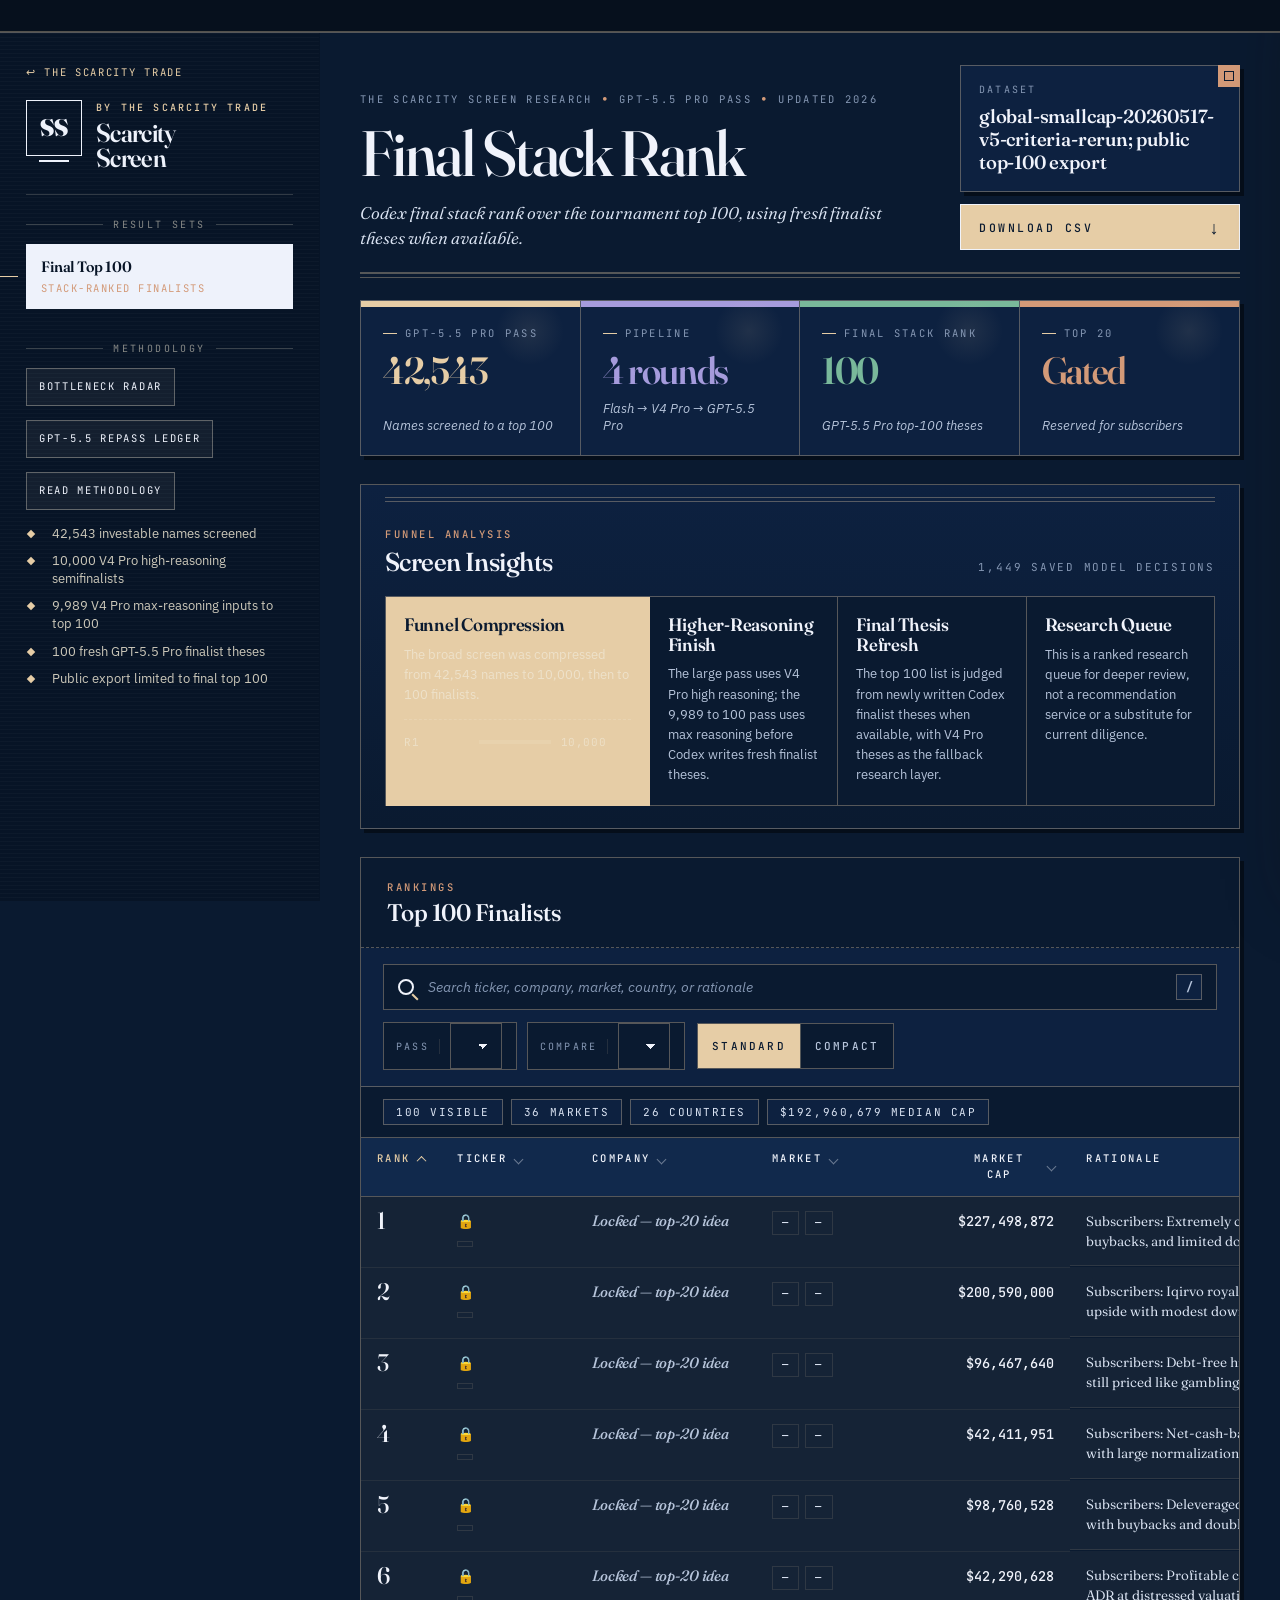
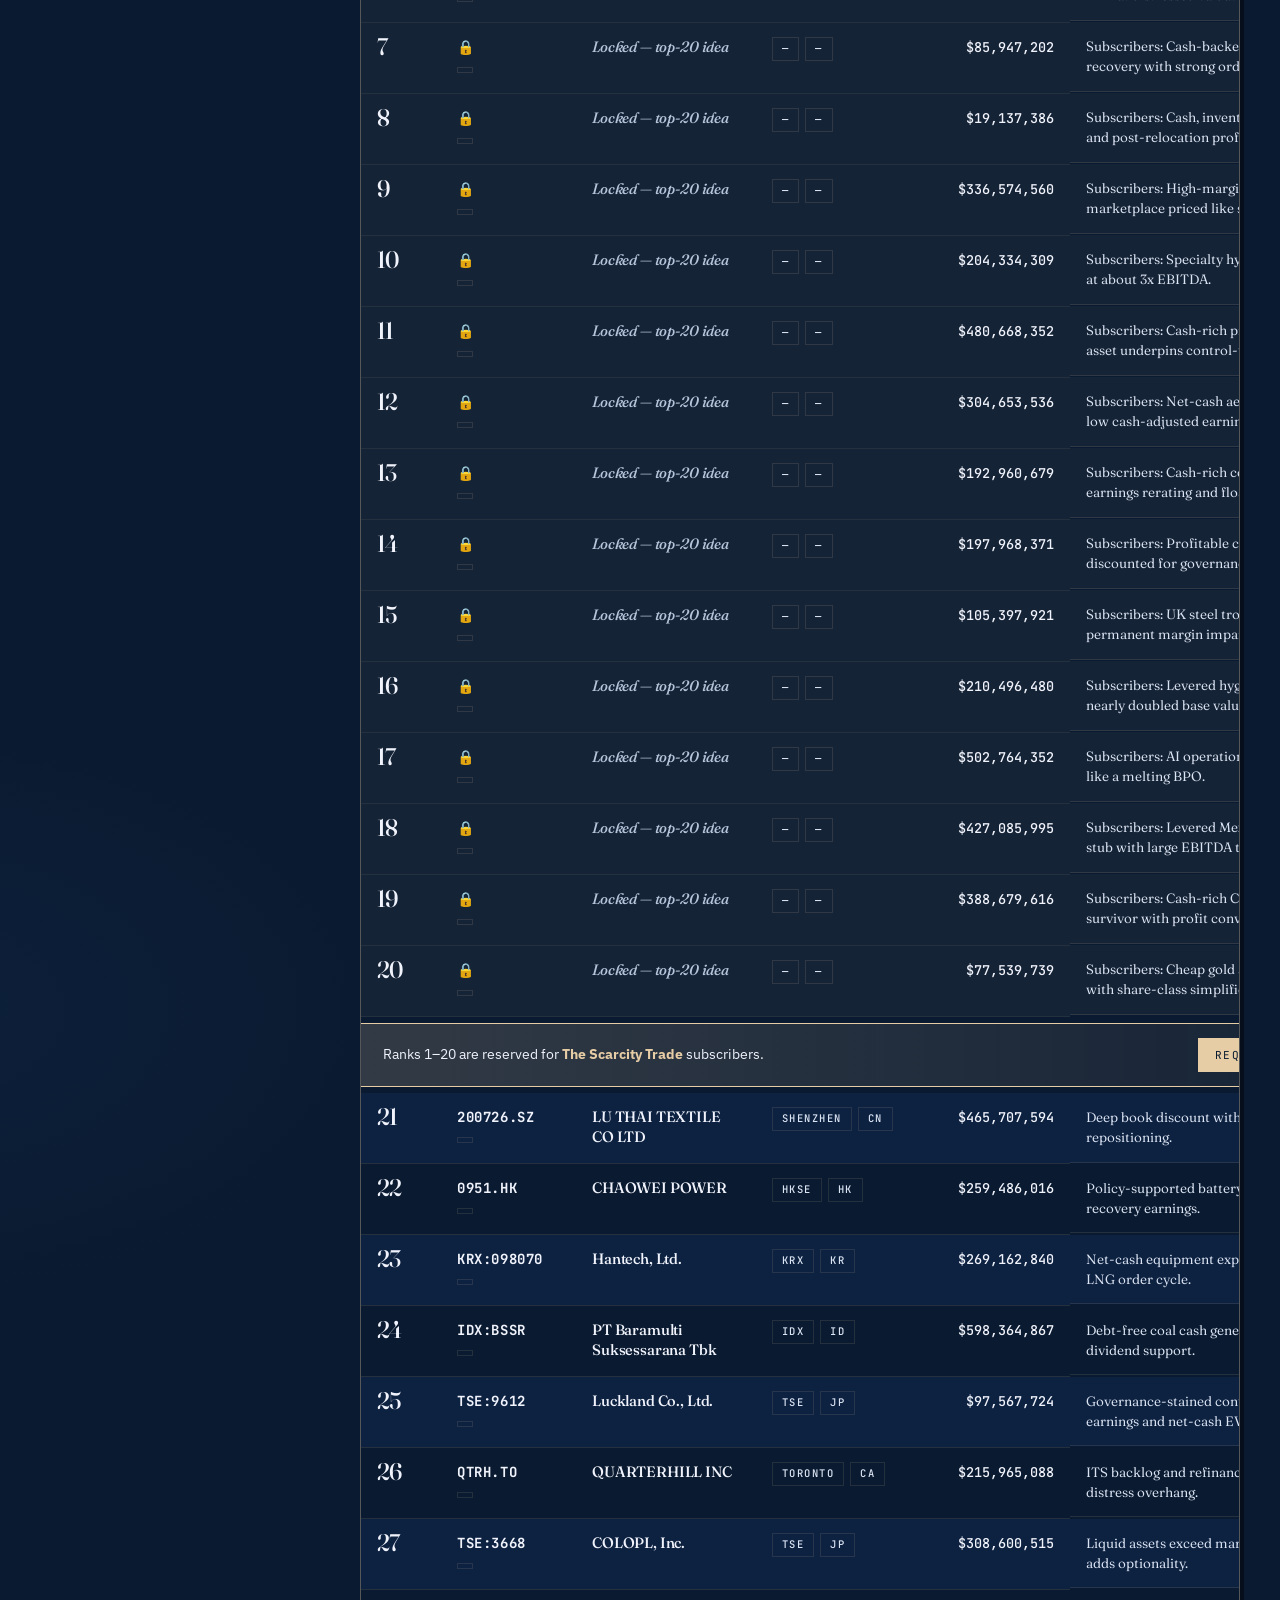
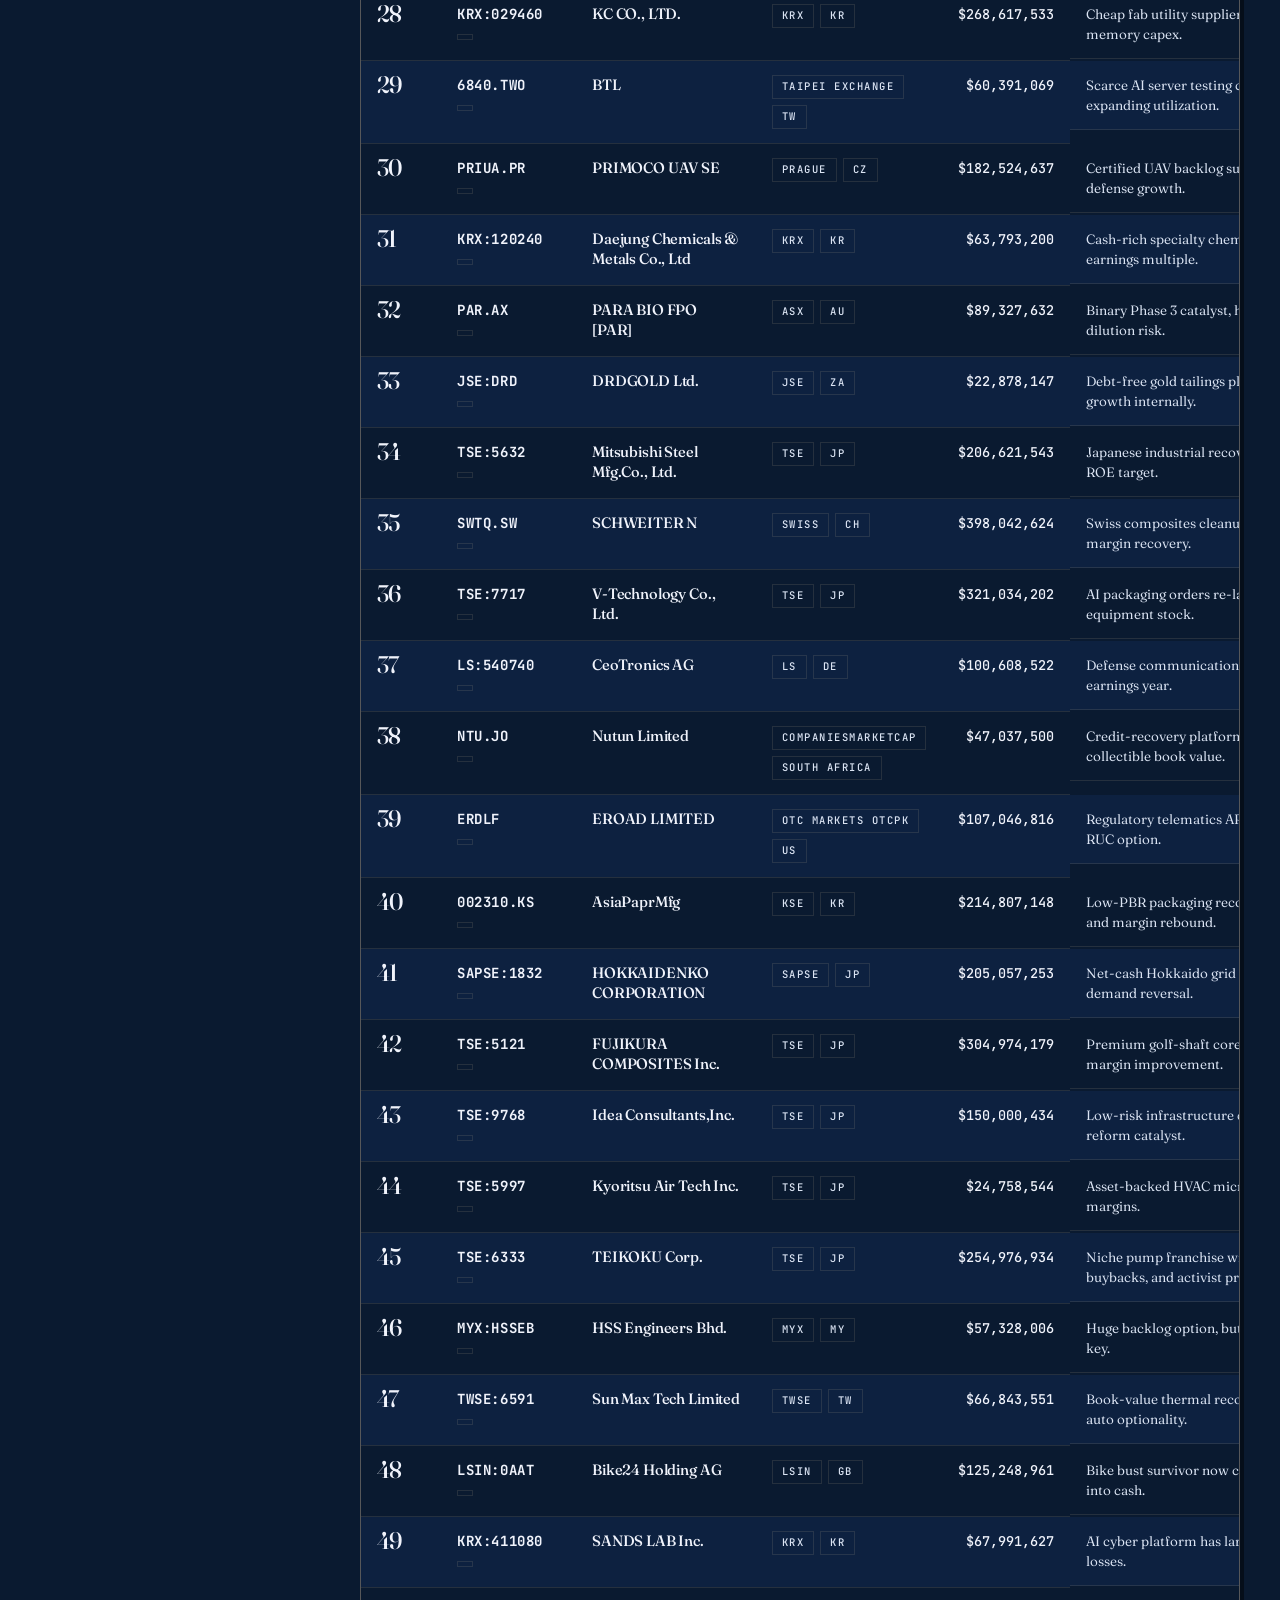
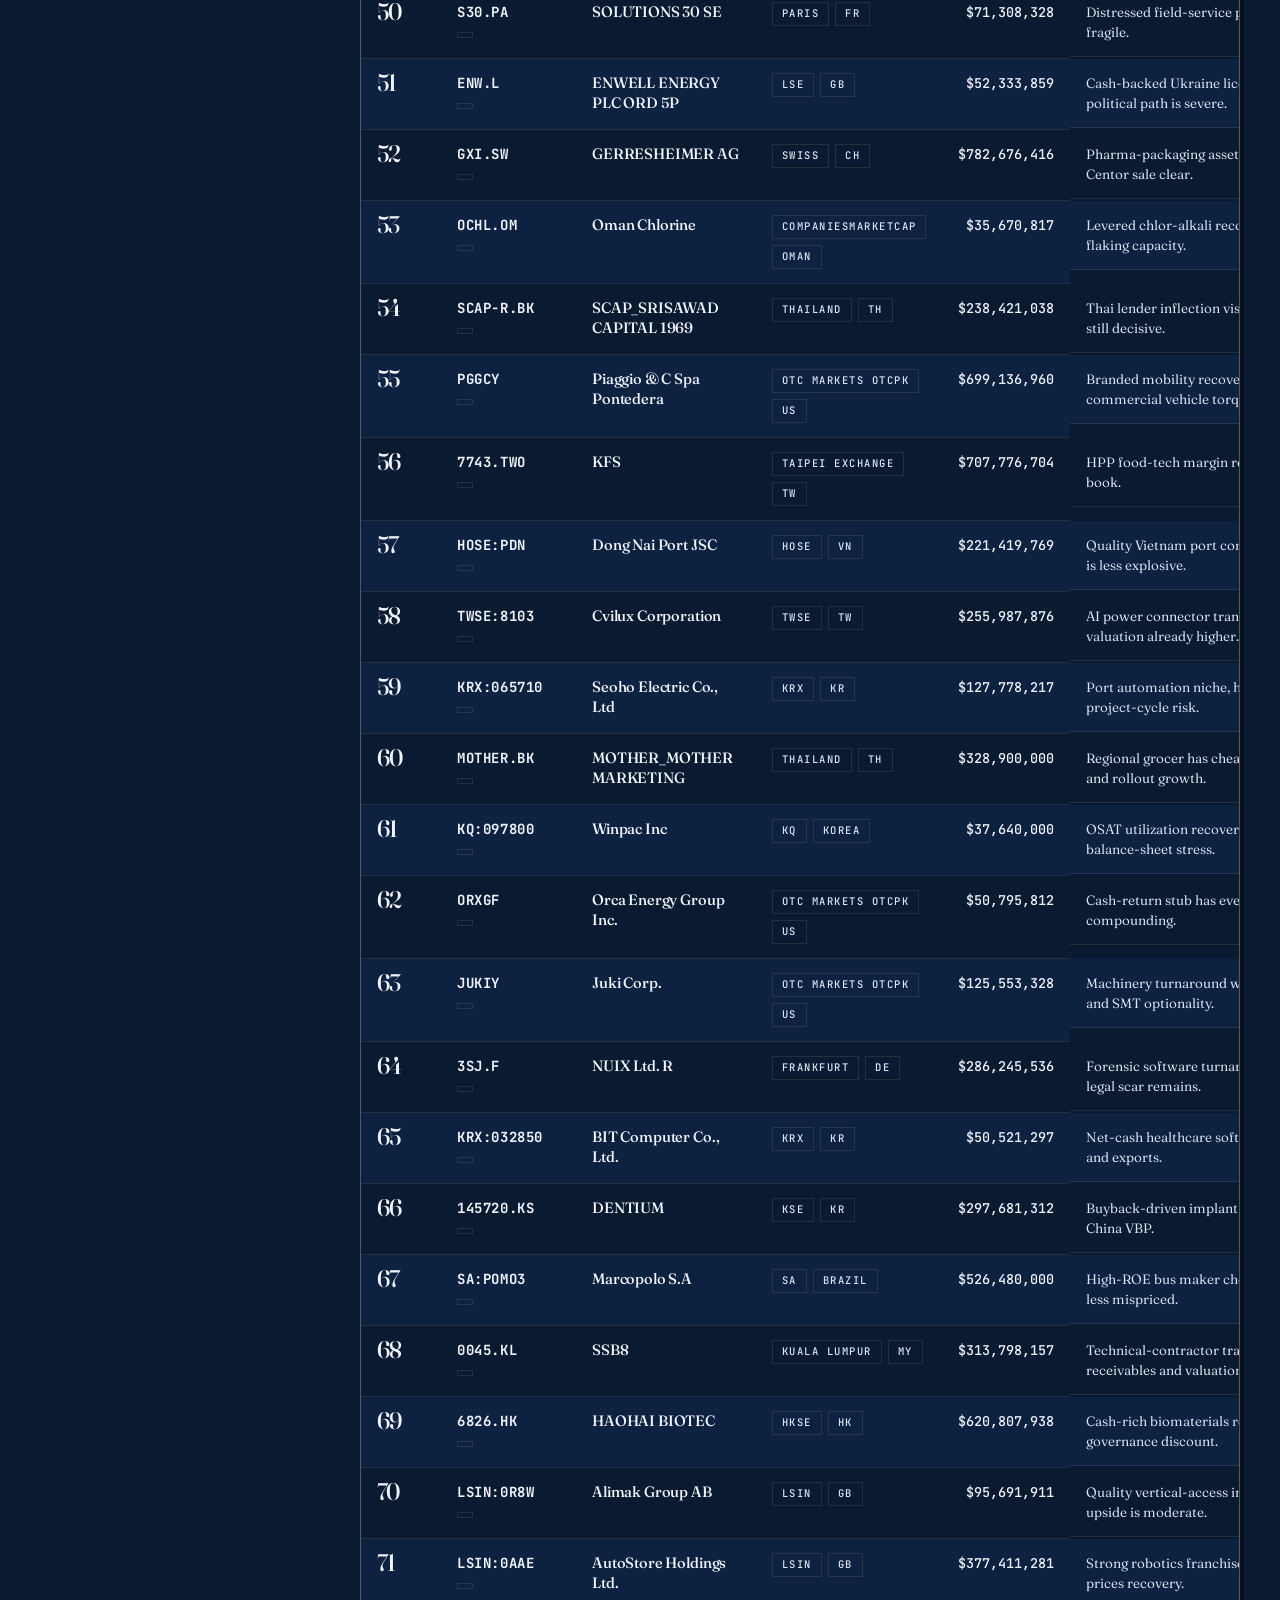
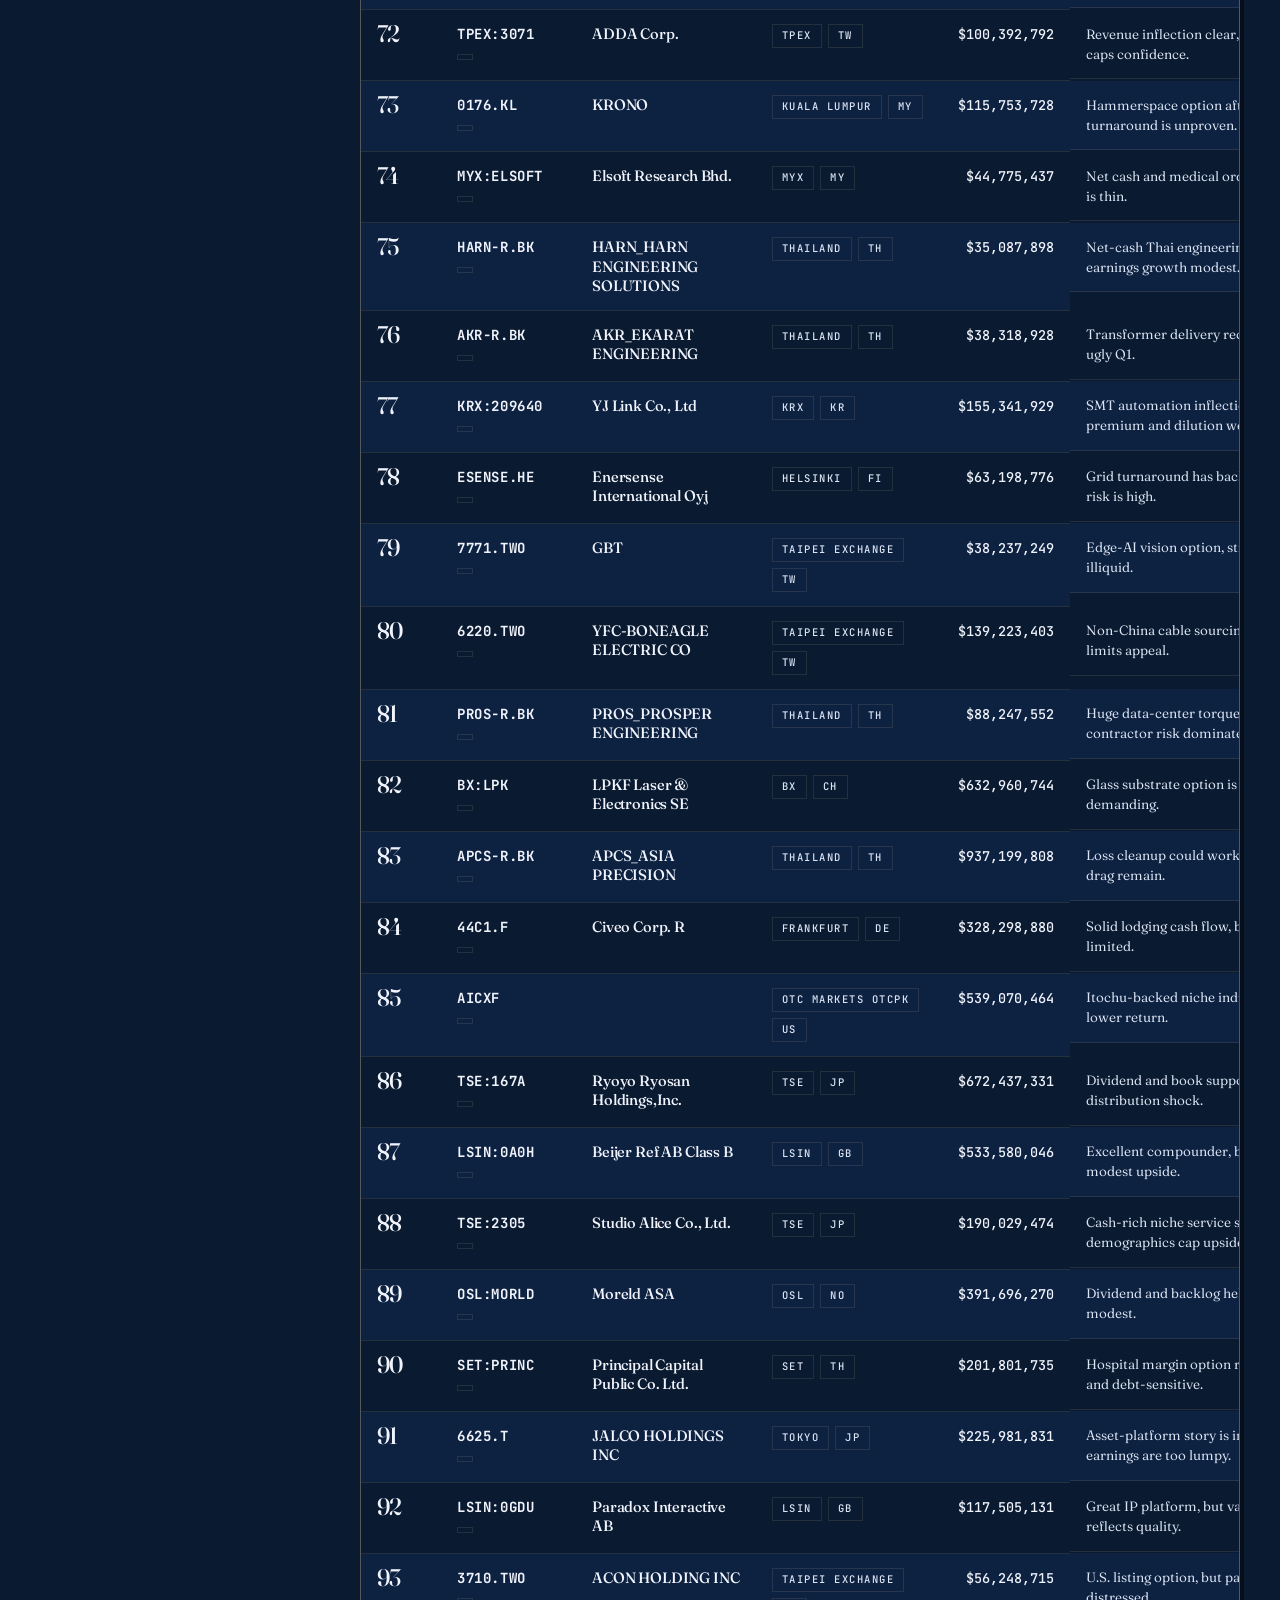
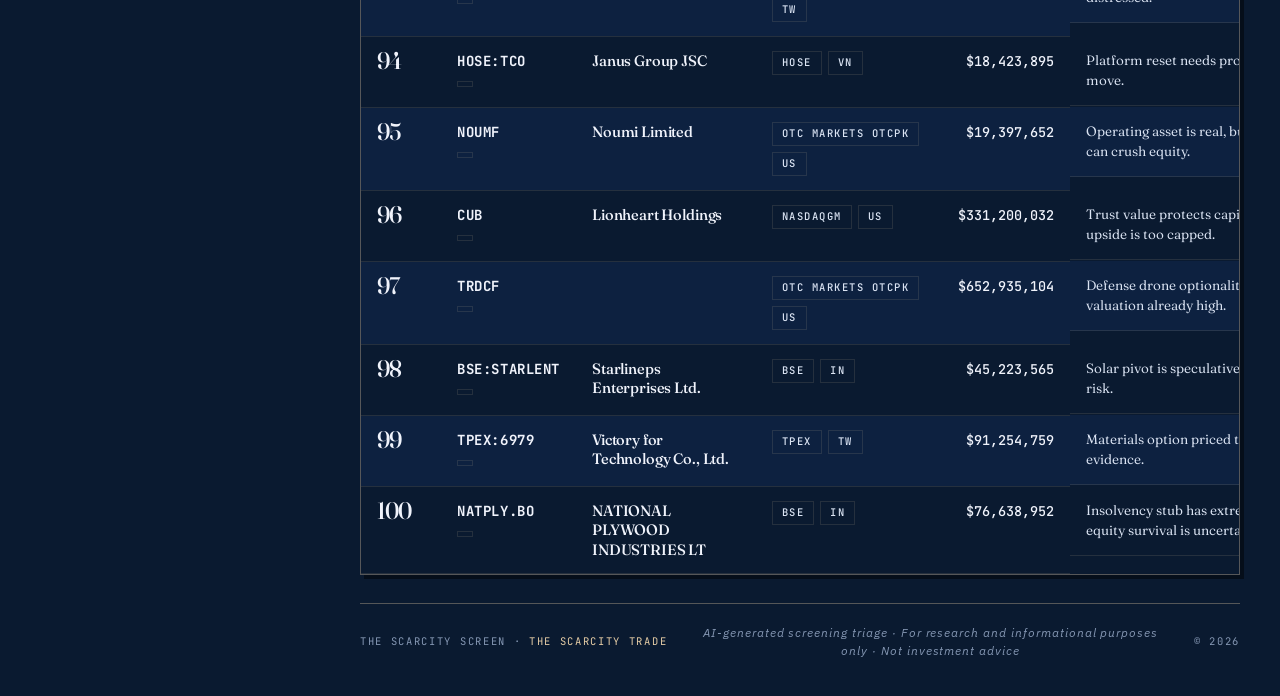
<file: index.html>
<!DOCTYPE html>
<html lang="en">
  <head>
    <meta charset="UTF-8" />
    <meta name="viewport" content="width=device-width, initial-scale=1.0" />
    <title>The Scarcity Screen - Global Small-Cap Top 100</title>
    <link rel="icon" href="data:," />
    <link rel="preconnect" href="https://fonts.googleapis.com" />
    <link rel="preconnect" href="https://fonts.gstatic.com" crossorigin />
    <link
      href="https://fonts.googleapis.com/css2?family=Fraunces:opsz,wght,SOFT,WONK@9..144,300..900,0..100,0..1&family=IBM+Plex+Sans:wght@300;400;500;600;700&family=JetBrains+Mono:wght@400;500;700&display=swap"
      rel="stylesheet"
    />
    <link rel="stylesheet" href="./assets/results_dashboard.css?v=20260618d" />
  </head>
  <body>
    <div class="grain" aria-hidden="true"></div>

    <div class="tape" aria-hidden="true">
      <div class="tape-track" id="tape-track">
        <span class="tape-item">The Scarcity Screen · Global Small-Cap Top 100 · 2026</span>
        <span class="tape-item">~42,500 names screened</span>
        <span class="tape-item">GPT-5.5 Pro reasoning pass</span>
        <span class="tape-item">Top 20 reserved for subscribers</span>
        <span class="tape-item">Final top 100 stack rank</span>
      </div>
    </div>

    <div class="app-shell">
      <aside class="rail" aria-label="Dashboard navigation">
        <a class="rail-home" href="https://scarcitytrade.com">↩ The Scarcity Trade</a>
        <div class="brand">
          <div class="brand-mark" aria-hidden="true">
              <span class="brand-glyph">SS</span>
            <span class="brand-rule"></span>
          </div>
          <div class="brand-text">
            <p class="eyebrow">By The Scarcity Trade</p>
            <h1>Scarcity<br />Screen</h1>
          </div>
        </div>

        <p class="rail-divider"><span>Result Sets</span></p>
        <nav class="stage-tabs" id="stage-tabs" aria-label="Result sets"></nav>

        <div class="rail-section">
          <p class="rail-divider"><span>Methodology</span></p>
          <a class="method-link" href="./bottleneck.html">Bottleneck Radar</a>
          <a class="method-link" href="./repass.html">GPT-5.5 Repass Ledger</a>
          <a class="method-link" href="./methodology.html">Read Methodology</a>
          <div class="audit-list" id="audit-list">
            <div class="audit-item">
              <span class="audit-dot"></span>
              <span>Loading methodology</span>
            </div>
          </div>
        </div>
      </aside>

      <main class="workspace">
        <header class="page-head">
          <div class="title-block">
            <p class="masthead-meta">
              <span>The Scarcity Screen Research</span>
              <span class="dot">●</span>
              <span>GPT-5.5 Pro pass</span>
              <span class="dot">●</span>
              <span id="report-date">Updated 2026</span>
            </p>
            <h2 id="stage-title" class="display-headline">Final Top 100</h2>
            <p id="stage-description" class="lede">Loading saved result artifacts…</p>
          </div>
          <div class="status-stack">
            <div class="status-card">
              <span class="status-label">Dataset</span>
              <strong id="dataset-status">Loading</strong>
              <span class="status-corner" aria-hidden="true"></span>
            </div>
            <a class="action-link" id="csv-link" href="#" download hidden>
              <span>Download CSV</span>
            </a>
          </div>
        </header>

        <section class="metric-grid" id="metrics" aria-label="Summary metrics"></section>

        <section class="insights-band" aria-label="50,435 input tournament insights">
          <div class="section-head">
            <div>
              <p class="eyebrow">Funnel Analysis</p>
              <h3>Screen Insights</h3>
            </div>
            <span id="insight-status">Loading insight summary</span>
          </div>
          <div class="insight-grid" id="insights"></div>
        </section>

        <section class="results-panel" aria-label="Ranking results">
          <div class="panel-head">
            <p class="eyebrow">Rankings</p>
            <h3>Top 100 Finalists</h3>
          </div>
          <div class="toolbar">
            <div class="search-field">
              <span class="search-icon" aria-hidden="true"></span>
              <input
                id="search"
                type="search"
                placeholder="Search ticker, company, market, country, or rationale"
                autocomplete="off"
              />
              <kbd aria-hidden="true">/</kbd>
            </div>
            <div class="toolbar-actions">
              <div class="pass-controls" aria-label="Tournament pass controls">
                <label>
                  <span>Pass</span>
                  <select id="tournament-select" aria-label="Active tournament pass"></select>
                </label>
                <label>
                  <span>Compare</span>
                  <select id="compare-select" aria-label="Comparison tournament pass"></select>
                </label>
              </div>
              <div class="segmented" role="group" aria-label="Table density">
                <button type="button" data-density="comfortable" class="active">Standard</button>
                <button type="button" data-density="compact">Compact</button>
              </div>
              <select id="stage-select" aria-label="Result set"></select>
            </div>
          </div>

          <div class="table-summary" id="table-summary"></div>
          <div class="comparison-panel" id="comparison-panel" hidden></div>

          <div class="table-wrap">
            <table>
              <thead>
                <tr>
                  <th data-sort-header="rank" aria-sort="ascending">
                    <button class="sort-btn" type="button" data-sort="rank">Rank</button>
                  </th>
                  <th data-sort-header="ticker">
                    <button class="sort-btn" type="button" data-sort="ticker">Ticker</button>
                  </th>
                  <th data-sort-header="company">
                    <button class="sort-btn" type="button" data-sort="company">Company</button>
                  </th>
                  <th data-sort-header="market">
                    <button class="sort-btn" type="button" data-sort="market">Market</button>
                  </th>
                  <th data-sort-header="value">
                    <button class="sort-btn" type="button" data-sort="value">Market Cap</button>
                  </th>
                  <th>Rationale</th>
                </tr>
              </thead>
              <tbody id="rankings-body">
                <tr>
                  <td colspan="6" class="muted">Loading rankings…</td>
                </tr>
              </tbody>
            </table>
          </div>

          <div class="rounds" id="rounds"></div>
          <div class="batch-audit" id="batch-audit"></div>
        </section>

        <footer class="colophon">
          <span>The Scarcity Screen · <a href="https://scarcitytrade.com" style="color:var(--brass);text-decoration:none">The Scarcity Trade</a></span>
          <span>AI-generated screening triage · For research and informational purposes only · Not investment advice</span>
          <span id="footer-stamp">© 2026</span>
        </footer>
      </main>
    </div>

    <div class="drawer-backdrop" id="drawer-backdrop" hidden></div>
    <aside class="drawer" id="drawer" aria-hidden="true" aria-label="Investment thesis">
      <div class="drawer-head">
        <div>
          <p class="eyebrow">Investment Thesis</p>
          <h3 class="drawer-title" id="drawer-title">Thesis</h3>
          <p class="drawer-subtitle" id="drawer-subtitle"></p>
        </div>
        <button class="icon-btn" id="close-drawer" type="button" title="Close" aria-label="Close thesis">
          ✕
        </button>
      </div>
      <div class="drawer-body">
        <div id="thesis-meta" class="thesis-meta"></div>
        <article id="thesis-content" class="thesis"></article>
      </div>
    </aside>

    <script id="results-config">
      window.RESULTS_DASHBOARD_CONFIG = {
        "mode": "static",
        "apiBase": "./data",
        "defaultTournament": "global-smallcap-20260517-v5-criteria-rerun",
        "defaultStage": "final_top100",
        "stages": [
                "final_top100"
        ],
        "showAudit": false,
        "publicMode": true
};
    </script>
    <script src="./assets/results_dashboard.js?v=20260618d"></script>
  </body>
</html>
</file>
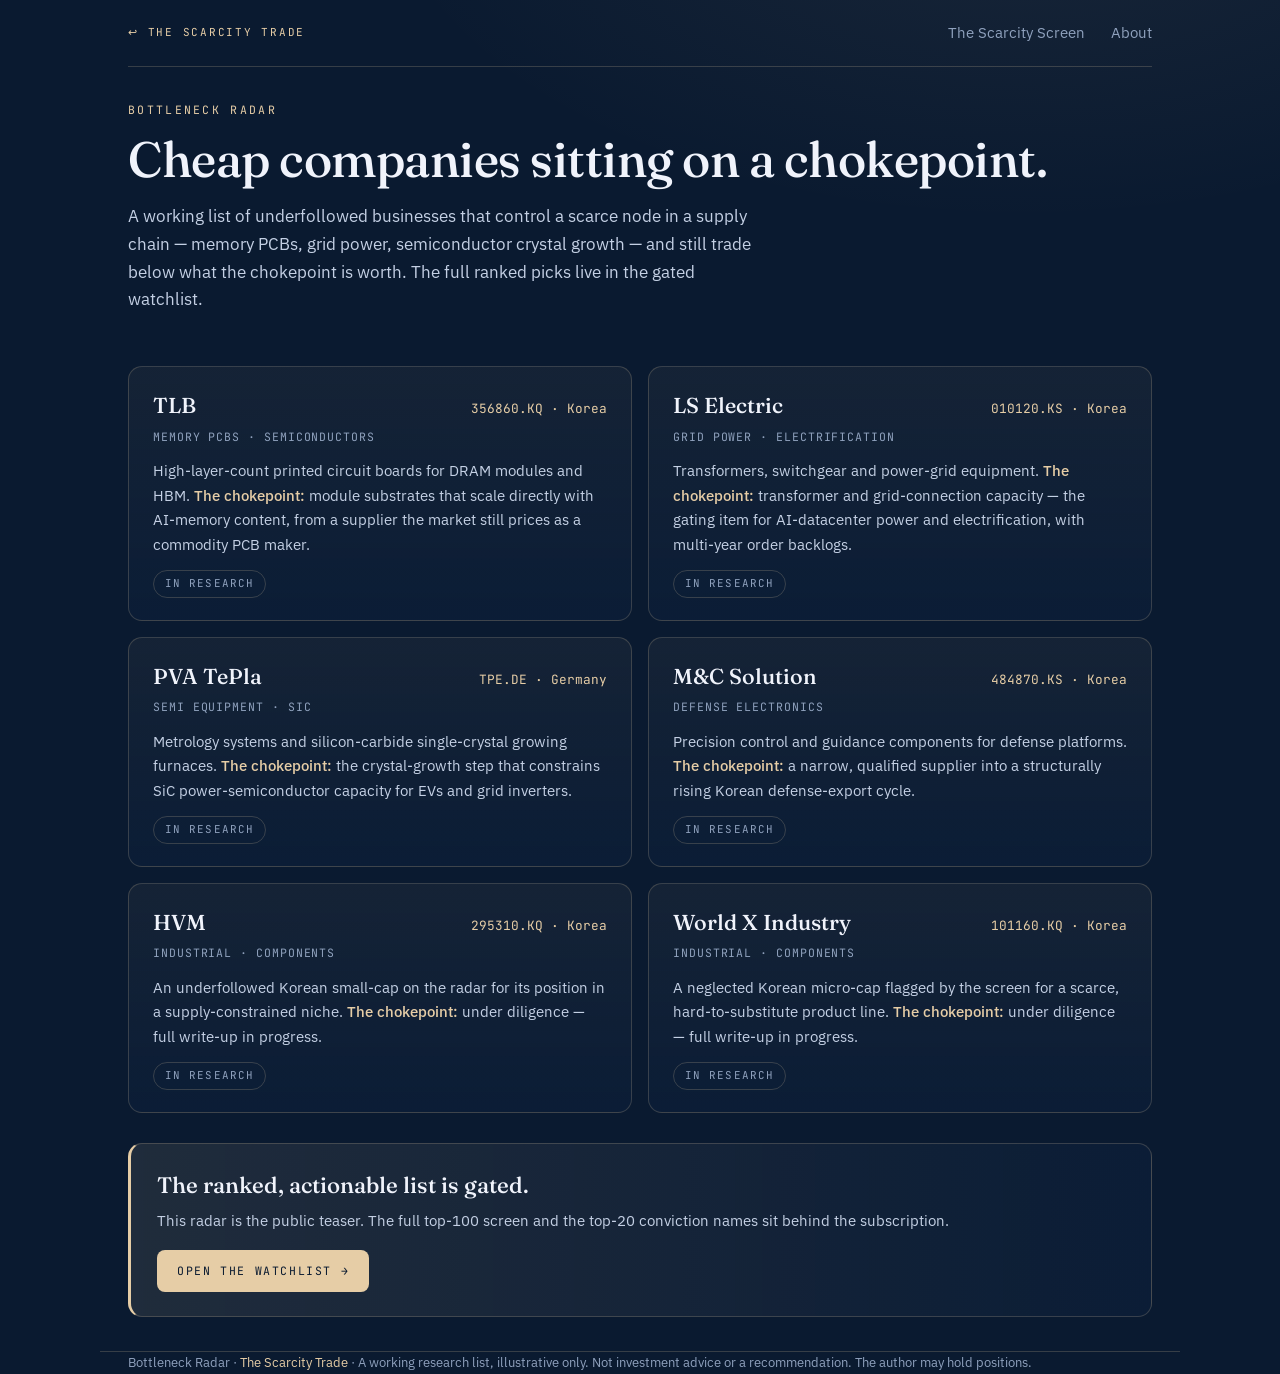
<file: bottleneck.html>
<!DOCTYPE html>
<html lang="en">
<head>
<meta charset="UTF-8" />
<meta name="viewport" content="width=device-width, initial-scale=1.0" />
<title>Bottleneck Radar — The Scarcity Screen</title>
<link rel="icon" href="data:," />
<link rel="preconnect" href="https://fonts.googleapis.com" />
<link rel="preconnect" href="https://fonts.gstatic.com" crossorigin />
<link href="https://fonts.googleapis.com/css2?family=Fraunces:opsz,wght@9..144,400;9..144,500;9..144,600&family=IBM+Plex+Sans:wght@300;400;500;600&family=JetBrains+Mono:wght@400;500&display=swap" rel="stylesheet" />
<style>
:root{--navy:#0a1a30;--panel:#0d2140;--panel-2:#11294c;--gold:#e6cda6;--gold-bright:#f3e0c0;--line:rgba(230,205,166,.2);--ink:#f0f3fb;--body:#c4d0e4;--muted:#8fa1bd}
*{box-sizing:border-box}html{font-size:16px}
body{margin:0;background:radial-gradient(1100px 600px at 80% -10%,rgba(230,205,166,.07),transparent 60%),var(--navy);color:var(--body);font-family:"IBM Plex Sans",system-ui,sans-serif;line-height:1.6;-webkit-font-smoothing:antialiased}
.wrap{max-width:1080px;margin:0 auto;padding:0 28px}
a{color:inherit}
header{display:flex;align-items:center;justify-content:space-between;padding:20px 0;flex-wrap:wrap;gap:12px;border-bottom:1px solid var(--line)}
.home{color:var(--gold);text-decoration:none;font-family:"JetBrains Mono",monospace;font-size:11px;letter-spacing:.16em;text-transform:uppercase}
.home:hover{color:var(--gold-bright)}
nav a{color:var(--muted);text-decoration:none;font-size:.92rem;margin-left:22px}
nav a:hover{color:var(--gold)}
.hero{padding:34px 0 22px}
.eyebrow{font-family:"JetBrains Mono",monospace;font-size:.72rem;letter-spacing:.2em;text-transform:uppercase;color:var(--gold);margin-bottom:14px}
h1{font-family:Fraunces,serif;font-weight:500;font-size:clamp(2.1rem,4.4vw,3.1rem);line-height:1.05;letter-spacing:-.01em;color:var(--ink);margin:0 0 16px}
.lead{font-size:1.08rem;max-width:64ch;color:var(--body)}
.grid{display:grid;grid-template-columns:repeat(2,1fr);gap:16px;padding:14px 0 30px}
.card{border:1px solid var(--line);border-radius:14px;padding:22px 24px;background:linear-gradient(180deg,rgba(230,205,166,.05),rgba(16,39,73,.25))}
.card .top{display:flex;align-items:baseline;justify-content:space-between;gap:12px;margin-bottom:4px}
.card h3{font-family:Fraunces,serif;font-weight:500;font-size:1.35rem;color:var(--ink);margin:0}
.card .tk{font-family:"JetBrains Mono",monospace;font-size:.8rem;color:var(--gold);white-space:nowrap}
.card .meta{font-family:"JetBrains Mono",monospace;font-size:.72rem;letter-spacing:.08em;text-transform:uppercase;color:var(--muted);margin-bottom:12px}
.card p{margin:0;font-size:.96rem;color:var(--body)}
.card .choke{color:var(--gold);font-weight:500}
.tag{display:inline-block;margin-top:14px;font-family:"JetBrains Mono",monospace;font-size:.68rem;letter-spacing:.1em;text-transform:uppercase;color:var(--muted);border:1px solid var(--line);border-radius:999px;padding:4px 11px}
.cta{border:1px solid var(--line);border-left:3px solid var(--gold);border-radius:14px;padding:24px 26px;background:linear-gradient(90deg,rgba(230,205,166,.1),rgba(16,39,73,.25));display:flex;align-items:center;justify-content:space-between;gap:18px;flex-wrap:wrap;margin-bottom:34px}
.cta h3{font-family:Fraunces,serif;font-weight:500;font-size:1.4rem;color:var(--ink);margin:0 0 4px}
.cta p{margin:0;color:var(--body);font-size:.95rem}
.btn{display:inline-block;background:var(--gold);color:var(--navy);text-decoration:none;padding:12px 20px;border-radius:8px;font-family:"JetBrains Mono",monospace;font-size:.72rem;letter-spacing:.14em;text-transform:uppercase;white-space:nowrap}
.btn:hover{background:var(--gold-bright)}
footer{border-top:1px solid var(--line);padding:22px 0 44px;color:var(--muted);font-size:.84rem}
@media(max-width:760px){.grid{grid-template-columns:1fr}}
</style>
</head>
<body>
<div class="wrap">
  <header>
    <a class="home" href="https://scarcitytrade.com">↩ The Scarcity Trade</a>
    <nav>
      <a href="./index.html">The Scarcity Screen</a>
      <a href="https://scarcitytrade.com">About</a>
    </nav>
  </header>

  <section class="hero">
    <div class="eyebrow">Bottleneck Radar</div>
    <h1>Cheap companies sitting on a chokepoint.</h1>
    <p class="lead">A working list of underfollowed businesses that control a scarce node in a supply chain — memory PCBs, grid power, semiconductor crystal growth — and still trade below what the chokepoint is worth. The full ranked picks live in the gated watchlist.</p>
  </section>

  <section class="grid">
    <div class="card">
      <div class="top"><h3>TLB</h3><span class="tk">356860.KQ · Korea</span></div>
      <div class="meta">Memory PCBs · semiconductors</div>
      <p>High-layer-count printed circuit boards for DRAM modules and HBM. <span class="choke">The chokepoint:</span> module substrates that scale directly with AI-memory content, from a supplier the market still prices as a commodity PCB maker.</p>
      <span class="tag">In research</span>
    </div>
    <div class="card">
      <div class="top"><h3>LS Electric</h3><span class="tk">010120.KS · Korea</span></div>
      <div class="meta">Grid power · electrification</div>
      <p>Transformers, switchgear and power-grid equipment. <span class="choke">The chokepoint:</span> transformer and grid-connection capacity — the gating item for AI-datacenter power and electrification, with multi-year order backlogs.</p>
      <span class="tag">In research</span>
    </div>
    <div class="card">
      <div class="top"><h3>PVA TePla</h3><span class="tk">TPE.DE · Germany</span></div>
      <div class="meta">Semi equipment · SiC</div>
      <p>Metrology systems and silicon-carbide single-crystal growing furnaces. <span class="choke">The chokepoint:</span> the crystal-growth step that constrains SiC power-semiconductor capacity for EVs and grid inverters.</p>
      <span class="tag">In research</span>
    </div>
    <div class="card">
      <div class="top"><h3>M&amp;C Solution</h3><span class="tk">484870.KS · Korea</span></div>
      <div class="meta">Defense electronics</div>
      <p>Precision control and guidance components for defense platforms. <span class="choke">The chokepoint:</span> a narrow, qualified supplier into a structurally rising Korean defense-export cycle.</p>
      <span class="tag">In research</span>
    </div>
    <div class="card">
      <div class="top"><h3>HVM</h3><span class="tk">295310.KQ · Korea</span></div>
      <div class="meta">Industrial · components</div>
      <p>An underfollowed Korean small-cap on the radar for its position in a supply-constrained niche. <span class="choke">The chokepoint:</span> under diligence — full write-up in progress.</p>
      <span class="tag">In research</span>
    </div>
    <div class="card">
      <div class="top"><h3>World X Industry</h3><span class="tk">101160.KQ · Korea</span></div>
      <div class="meta">Industrial · components</div>
      <p>A neglected Korean micro-cap flagged by the screen for a scarce, hard-to-substitute product line. <span class="choke">The chokepoint:</span> under diligence — full write-up in progress.</p>
      <span class="tag">In research</span>
    </div>
  </section>

  <div class="cta">
    <div>
      <h3>The ranked, actionable list is gated.</h3>
      <p>This radar is the public teaser. The full top-100 screen and the top-20 conviction names sit behind the subscription.</p>
    </div>
    <a class="btn" href="./index.html">Open the watchlist →</a>
  </div>
</div>
<footer class="wrap">
  Bottleneck Radar · <a href="https://scarcitytrade.com" style="color:var(--gold);text-decoration:none">The Scarcity Trade</a> · A working research list, illustrative only. Not investment advice or a recommendation. The author may hold positions.
</footer>
</body>
</html>
</file>
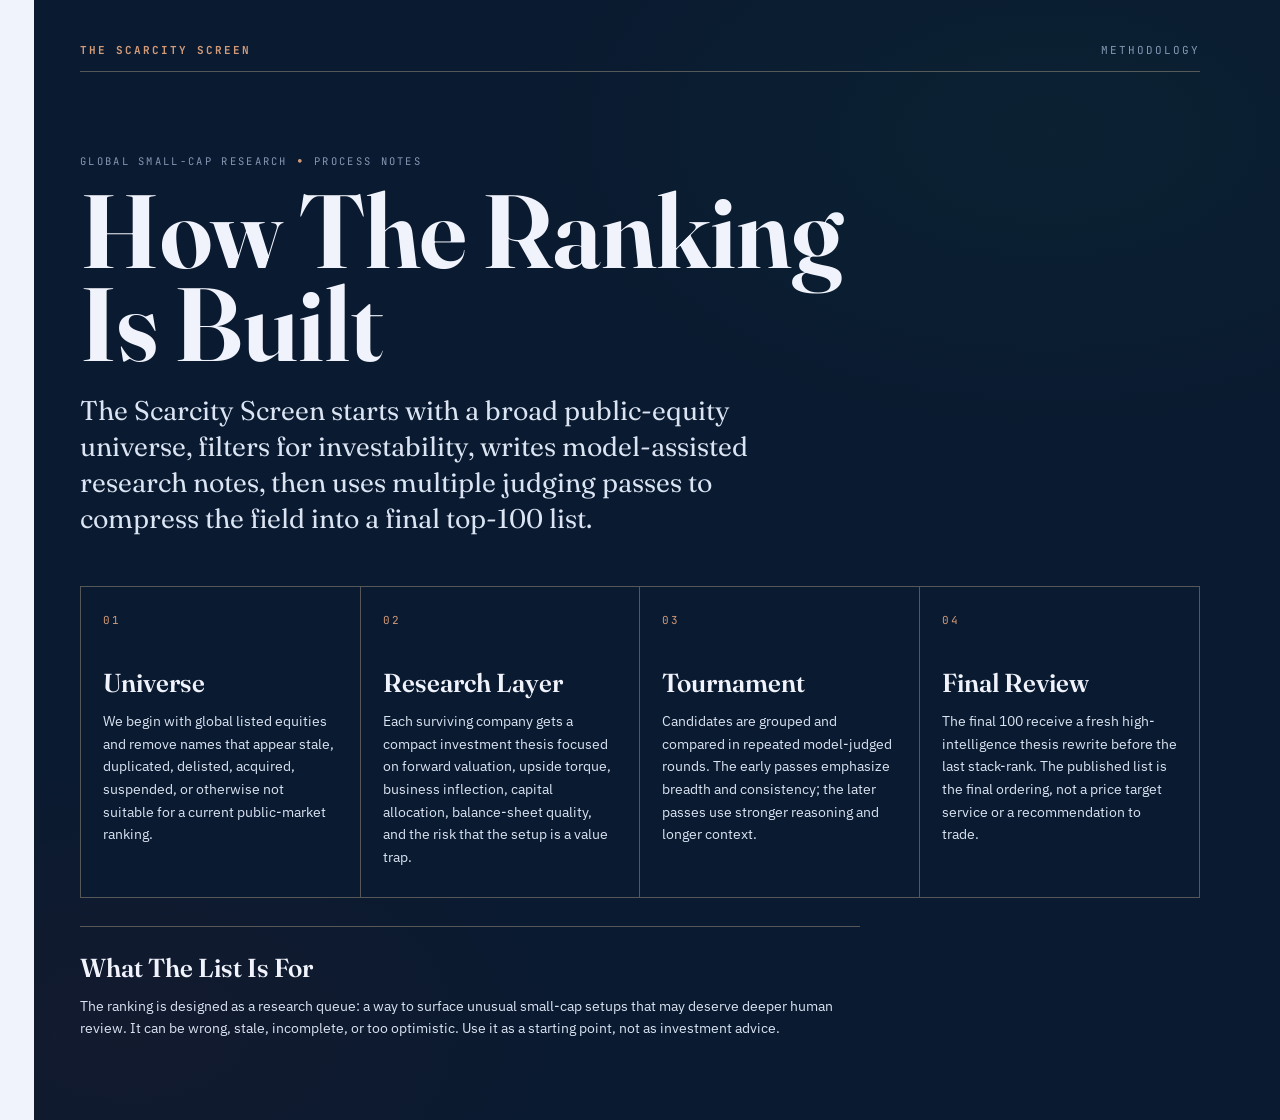
<file: methodology.html>
<!DOCTYPE html>
<html lang="en">
  <head>
    <meta charset="UTF-8" />
    <meta name="viewport" content="width=device-width, initial-scale=1.0" />
    <title>Methodology - The Scarcity Screen</title>
    <link rel="icon" href="data:," />
    <link rel="preconnect" href="https://fonts.googleapis.com" />
    <link rel="preconnect" href="https://fonts.gstatic.com" crossorigin />
    <link
      href="https://fonts.googleapis.com/css2?family=Fraunces:opsz,wght,SOFT,WONK@9..144,300..900,0..100,0..1&family=IBM+Plex+Sans:wght@300;400;500;600;700&family=JetBrains+Mono:wght@400;500;700&display=swap"
      rel="stylesheet"
    />
    <link rel="stylesheet" href="./assets/results_dashboard.css" />
  </head>
  <body class="methodology-page">
    <div class="grain" aria-hidden="true"></div>
    <main class="method-shell">
      <nav class="method-nav" aria-label="Methodology navigation">
        <a href="./index.html">The Scarcity Screen</a>
        <span>Methodology</span>
      </nav>

      <header class="method-hero">
        <p class="masthead-meta">
          <span>Global Small-Cap Research</span>
          <span class="dot">●</span>
          <span>Process Notes</span>
        </p>
        <h1>How The Ranking Is Built</h1>
        <p>
          The Scarcity Screen starts with a broad public-equity universe, filters for
          investability, writes model-assisted research notes, then uses multiple
          judging passes to compress the field into a final top-100 list.
        </p>
      </header>

      <section class="method-grid" aria-label="Methodology summary">
        <article>
          <span>01</span>
          <h2>Universe</h2>
          <p>
            We begin with global listed equities and remove names that appear
            stale, duplicated, delisted, acquired, suspended, or otherwise not
            suitable for a current public-market ranking.
          </p>
        </article>
        <article>
          <span>02</span>
          <h2>Research Layer</h2>
          <p>
            Each surviving company gets a compact investment thesis focused on
            forward valuation, upside torque, business inflection, capital
            allocation, balance-sheet quality, and the risk that the setup is a
            value trap.
          </p>
        </article>
        <article>
          <span>03</span>
          <h2>Tournament</h2>
          <p>
            Candidates are grouped and compared in repeated model-judged rounds.
            The early passes emphasize breadth and consistency; the later passes
            use stronger reasoning and longer context.
          </p>
        </article>
        <article>
          <span>04</span>
          <h2>Final Review</h2>
          <p>
            The final 100 receive a fresh high-intelligence thesis rewrite before
            the last stack-rank. The published list is the final ordering, not a
            price target service or a recommendation to trade.
          </p>
        </article>
      </section>

      <section class="method-note">
        <h2>What The List Is For</h2>
        <p>
          The ranking is designed as a research queue: a way to surface unusual
          small-cap setups that may deserve deeper human review. It can be wrong,
          stale, incomplete, or too optimistic. Use it as a starting point, not as
          investment advice.
        </p>
      </section>
    </main>
  </body>
</html>
</file>
<file: assets/results_dashboard.css>
/* ============================================================
   Ticker Helper · Small-Cap Tournament Ledger
   Aesthetic: editorial finance journal × Swiss brutalist hairlines
   Type: Fraunces (display serif) · IBM Plex Sans (body) · JetBrains Mono (data)
   ============================================================ */

:root {
  color-scheme: dark;

  /* The Scarcity Trade — deep navy & champagne gold */
  --paper:        #0a1a30;
  --paper-2:      #0d2140;
  --paper-3:      #11294c;
  --ink:          #f0f3fb;
  --ink-2:        #dbe4f3;
  --ink-3:        #b6c4da;
  --ink-mute:     #8597b3;
  --rule:         rgba(230, 205, 166, 0.34);
  --rule-soft:    rgba(230, 205, 166, 0.18);
  --rule-hair:    rgba(230, 205, 166, 0.12);

  /* Accents */
  --oxblood:      #d39a78;
  --oxblood-2:    #b87a55;
  --jade:         #79b89a;
  --brass:        #e6cda6;
  --plum:         #a59bdc;
  --signal:       #e6cda6;

  /* Tones (named to match the JS metric tone hooks) */
  --tone-blue:    var(--plum);
  --tone-green:   var(--jade);
  --tone-amber:   var(--brass);
  --tone-rose:    var(--oxblood);

  --shadow-flat:  0 0 0 1px var(--rule-hair);
  --shadow-deep:  4px 4px 0 rgba(0, 0, 0, 0.45);
}

* { box-sizing: border-box; }

html { min-width: 320px; }

body {
  margin: 0;
  padding-top: 32px;
  background:
    radial-gradient(1100px 600px at 80% -10%, rgba(230, 205, 166, 0.08), transparent 60%),
    radial-gradient(900px 500px at -10% 30%, rgba(40, 90, 160, 0.10), transparent 60%),
    var(--paper);
  color: var(--ink);
  font-family: "IBM Plex Sans", ui-sans-serif, system-ui, sans-serif;
  font-size: 14px;
  line-height: 1.5;
  font-variant-numeric: tabular-nums;
  -webkit-font-smoothing: antialiased;
  text-rendering: optimizeLegibility;
}

button, input, select { font: inherit; color: inherit; }
a { color: inherit; }
::selection { background: var(--brass); color: var(--paper); }

/* ---------- Grain overlay ---------- */
.grain {
  pointer-events: none;
  position: fixed;
  inset: 0;
  z-index: 100;
  opacity: 0;
  mix-blend-mode: overlay;
  background-image: url("data:image/svg+xml;utf8,<svg xmlns='http://www.w3.org/2000/svg' width='160' height='160'><filter id='n'><feTurbulence type='fractalNoise' baseFrequency='0.85' numOctaves='2' stitchTiles='stitch'/><feColorMatrix values='0 0 0 0 0  0 0 0 0 0  0 0 0 0 0  0 0 0 0.55 0'/></filter><rect width='100%' height='100%' filter='url(%23n)'/></svg>");
}

/* ---------- Ticker tape ---------- */
.tape {
  position: fixed;
  top: 0; left: 0; right: 0;
  height: 32px;
  z-index: 50;
  background: #06101d;
  color: var(--brass);
  border-bottom: 1px solid var(--rule);
  overflow: hidden;
  display: flex;
  align-items: center;
}
.tape::before, .tape::after {
  content: "";
  position: absolute;
  top: 0; bottom: 0;
  width: 80px;
  z-index: 2;
  pointer-events: none;
}
.tape::before { left: 0;  background: linear-gradient(90deg, #06101d, transparent); }
.tape::after  { right: 0; background: linear-gradient(270deg, #06101d, transparent); }
.tape-track {
  display: inline-flex;
  gap: 56px;
  white-space: nowrap;
  padding-left: 100%;
  animation: tape-scroll 38s linear infinite;
  font-family: "JetBrains Mono", ui-monospace, monospace;
  font-size: 11.5px;
  letter-spacing: 0.18em;
  text-transform: uppercase;
}
.tape-item { display: inline-flex; align-items: center; gap: 10px; }
.tape-item::after { content: "◆"; opacity: 0.5; }
.tape-item:last-child::after { content: ""; }
@keyframes tape-scroll {
  from { transform: translateX(0); }
  to   { transform: translateX(-100%); }
}

/* ---------- Shell ---------- */
.app-shell {
  min-height: calc(100vh - 32px);
  display: grid;
  grid-template-columns: 320px minmax(0, 1fr);
  border-top: 1px solid var(--rule);
}

/* ---------- Rail (left ledger column) ---------- */
.rail {
  --paper: #eef2fb;   /* local: light text on the dark rail */
  --ink: #071426;     /* local: the rail's dark navy surface */
  position: sticky;
  top: 32px;
  /* max-height + overflow only kicks in when content actually exceeds the
     viewport — short rails do NOT show a phantom scrollbar. */
  max-height: calc(100vh - 32px);
  overflow-y: auto;
  background: var(--ink);
  color: var(--paper);
  padding: 28px 26px 26px;
  border-right: 1px solid var(--ink);
  background-image:
    repeating-linear-gradient(180deg, rgba(255,255,255,0.025) 0 1px, transparent 1px 4px);
  /* Style the scrollbar to be invisible/thin against the dark rail */
  scrollbar-width: thin;
  scrollbar-color: rgba(239, 231, 211, 0.18) transparent;
}
.rail::-webkit-scrollbar { width: 6px; }
.rail::-webkit-scrollbar-track { background: transparent; }
.rail::-webkit-scrollbar-thumb {
  background: rgba(239, 231, 211, 0.18);
  border-radius: 0;
}

.rail-home {
  display: inline-block;
  margin-bottom: 18px;
  color: var(--brass);
  text-decoration: none;
  font-family: "JetBrains Mono", monospace;
  font-size: 10.5px;
  letter-spacing: 0.16em;
  text-transform: uppercase;
  border-bottom: 1px solid transparent;
}
.rail-home:hover { border-bottom-color: var(--brass); }

.brand {
  display: grid;
  grid-template-columns: 56px minmax(0, 1fr);
  gap: 14px;
  align-items: start;
  padding-bottom: 22px;
  border-bottom: 1px solid rgba(239, 231, 211, 0.18);
  margin-bottom: 22px;
}
.brand-mark {
  position: relative;
  width: 56px;
  height: 56px;
  display: grid;
  place-items: center;
  border: 1px solid var(--paper);
}
.brand-glyph {
  font-family: "Fraunces", serif;
  font-variation-settings: "opsz" 144;
  font-weight: 900;
  font-size: 24px;
  letter-spacing: -0.02em;
  color: var(--paper);
}
.brand-rule {
  position: absolute;
  bottom: -7px; left: 12px; right: 12px;
  height: 2px;
  background: var(--paper);
}
.brand-text .eyebrow {
  color: var(--brass);
  font-family: "JetBrains Mono", monospace;
  font-size: 10px;
  letter-spacing: 0.22em;
  text-transform: uppercase;
  margin: 0 0 6px;
  font-weight: 500;
}
.brand h1 {
  margin: 0;
  font-family: "Fraunces", serif;
  font-variation-settings: "opsz" 96, "wght" 600;
  font-size: 26px;
  line-height: 0.98;
  letter-spacing: -0.025em;
  color: var(--paper);
}
.brand h1 em {
  font-style: italic;
  font-variation-settings: "opsz" 144, "wght" 400;
  color: var(--brass);
}

.rail-divider {
  display: flex;
  align-items: center;
  gap: 10px;
  margin: 22px 0 12px;
  font-family: "JetBrains Mono", monospace;
  color: rgba(239, 231, 211, 0.55);
  font-size: 10px;
  letter-spacing: 0.24em;
  text-transform: uppercase;
}
.rail-divider span { white-space: nowrap; }
.rail-divider::before, .rail-divider::after {
  content: "";
  flex: 1;
  height: 1px;
  background: rgba(239, 231, 211, 0.22);
}

.stage-tabs {
  display: grid;
  gap: 6px;
  margin-bottom: 4px;
}
.stage-tab {
  width: 100%;
  text-align: left;
  cursor: pointer;
  border: 1px solid rgba(239, 231, 211, 0.18);
  background: transparent;
  color: var(--paper);
  padding: 11px 14px;
  display: grid;
  gap: 3px;
  position: relative;
  transition: background 140ms ease, border-color 140ms ease, transform 140ms ease;
}
.stage-tab strong {
  font-family: "Fraunces", serif;
  font-variation-settings: "opsz" 60, "wght" 600;
  font-size: 15px;
  letter-spacing: -0.01em;
  color: var(--paper);
}
.stage-tab span {
  font-family: "JetBrains Mono", monospace;
  font-size: 10.5px;
  letter-spacing: 0.14em;
  text-transform: uppercase;
  color: rgba(239, 231, 211, 0.6);
}
.stage-tab:hover {
  background: rgba(239, 231, 211, 0.06);
  border-color: var(--brass);
}
.stage-tab.active {
  background: var(--paper);
  border-color: var(--paper);
}
.stage-tab.active strong { color: var(--ink); }
.stage-tab.active span   { color: var(--oxblood); }
.stage-tab.active::before {
  content: "";
  position: absolute;
  left: -27px;
  top: 50%;
  width: 18px;
  height: 1px;
  background: var(--brass);
}

.rail-section { padding-top: 6px; }

.audit-list { display: grid; gap: 9px; }
.method-link {
  display: inline-flex;
  align-items: center;
  min-height: 38px;
  margin: 0 0 14px;
  padding: 0 12px;
  border: 1px solid rgba(239, 231, 211, 0.34);
  color: var(--paper);
  background: rgba(239, 231, 211, 0.05);
  font-family: "JetBrains Mono", monospace;
  font-size: 10.5px;
  letter-spacing: 0.16em;
  text-transform: uppercase;
  text-decoration: none;
}
.method-link:hover {
  background: var(--paper);
  color: var(--ink);
}
.audit-item {
  display: grid;
  grid-template-columns: 14px minmax(0, 1fr);
  gap: 10px;
  color: rgba(239, 231, 211, 0.85);
  font-size: 12.5px;
  line-height: 1.45;
  padding-left: 2px;
}
.audit-dot {
  width: 6px;
  height: 6px;
  margin-top: 7px;
  background: var(--brass);
  transform: rotate(45deg);
}

.rail-foot {
  margin: 32px 0 0;
  padding-top: 16px;
  border-top: 1px solid rgba(239, 231, 211, 0.18);
  font-family: "JetBrains Mono", monospace;
  font-size: 10.5px;
  letter-spacing: 0.05em;
  line-height: 1.7;
  color: rgba(239, 231, 211, 0.55);
}
.rail-foot em {
  font-style: italic;
  font-family: "Fraunces", serif;
  color: var(--brass);
  font-size: 12px;
}
.rail-mark {
  display: inline-block;
  margin-top: 8px;
  padding: 3px 8px;
  border: 1px solid rgba(239, 231, 211, 0.3);
  color: var(--paper);
  letter-spacing: 0.18em;
}

/* ---------- Workspace ---------- */
.workspace {
  min-width: 0;
  padding: 32px 40px 28px;
  position: relative;
}

/* Decorative folio mark removed for institutional tone */

.page-head {
  display: grid;
  grid-template-columns: minmax(0, 1fr) 280px;
  gap: 36px;
  align-items: end;
  padding-bottom: 22px;
  border-bottom: 2px solid var(--rule);
  margin-bottom: 26px;
  position: relative;
}
.page-head::after {
  content: "";
  position: absolute;
  left: 0; right: 0;
  bottom: -6px;
  height: 1px;
  background: var(--rule);
}

.masthead-meta {
  display: flex;
  flex-wrap: wrap;
  gap: 10px;
  align-items: center;
  margin: 0 0 14px;
  font-family: "JetBrains Mono", monospace;
  font-size: 10.5px;
  letter-spacing: 0.22em;
  text-transform: uppercase;
  color: var(--ink-mute);
}
.masthead-meta .dot { color: var(--oxblood); font-size: 6px; }

.display-headline {
  margin: 0;
  font-family: "Fraunces", serif;
  font-variation-settings: "opsz" 144, "wght" 500;
  font-size: clamp(38px, 5.4vw, 64px);
  line-height: 0.96;
  letter-spacing: -0.035em;
  color: var(--ink);
  text-wrap: balance;
}

.lede {
  margin: 18px 0 0;
  max-width: 64ch;
  font-family: "Fraunces", serif;
  font-variation-settings: "opsz" 24, "wght" 350;
  font-size: 17px;
  line-height: 1.45;
  color: var(--ink-2);
  font-style: italic;
}

.rule-bar {
  display: grid;
  grid-template-columns: 6fr 2fr 4fr 1fr;
  gap: 6px;
  margin-top: 22px;
}
.rule-bar span {
  height: 3px;
  background: var(--brass);
}
.rule-bar span:nth-child(2) { background: var(--oxblood); }
.rule-bar span:nth-child(3) { background: var(--brass); height: 6px; }
.rule-bar span:nth-child(4) { background: var(--jade); }

.status-stack { display: grid; gap: 12px; }
.status-card {
  position: relative;
  padding: 16px 18px 18px;
  background: var(--paper-2);
  border: 1px solid var(--rule);
  box-shadow: var(--shadow-deep);
}
.status-corner {
  position: absolute;
  top: -1px; right: -1px;
  width: 22px; height: 22px;
  background: var(--oxblood);
}
.status-corner::after {
  content: "";
  position: absolute;
  inset: 6px;
  border: 1px solid var(--paper);
}
.status-label {
  display: block;
  font-family: "JetBrains Mono", monospace;
  font-size: 10px;
  letter-spacing: 0.22em;
  text-transform: uppercase;
  color: var(--ink-mute);
}
.status-card strong {
  display: block;
  margin-top: 8px;
  font-family: "Fraunces", serif;
  font-variation-settings: "opsz" 48, "wght" 550;
  font-size: 19px;
  line-height: 1.2;
  color: var(--ink);
  letter-spacing: -0.01em;
}

.action-link {
  display: inline-flex;
  align-items: center;
  justify-content: space-between;
  min-height: 46px;
  padding: 0 18px;
  border: 1px solid var(--ink);
  background: var(--brass);
  color: var(--paper);
  text-decoration: none;
  font-family: "JetBrains Mono", monospace;
  font-size: 11.5px;
  font-weight: 500;
  letter-spacing: 0.22em;
  text-transform: uppercase;
  transition: transform 140ms ease, box-shadow 140ms ease, background 140ms ease;
}
.action-link::after { content: "↓"; font-family: "Fraunces", serif; font-size: 18px; }
.action-link:hover {
  background: var(--oxblood);
  border-color: var(--oxblood);
  transform: translate(-2px, -2px);
  box-shadow: 4px 4px 0 var(--ink);
}

/* ---------- Metric grid ---------- */
.metric-grid {
  display: grid;
  grid-template-columns: repeat(4, minmax(0, 1fr));
  gap: 0;
  margin: 0 0 28px;
  border: 1px solid var(--rule);
  background: var(--paper-2);
  box-shadow: var(--shadow-deep);
  overflow: hidden;
  animation: rise 600ms ease both;
}
.metric {
  position: relative;
  min-height: 124px;
  padding: 18px 22px 20px;
  border-right: 1px solid var(--rule);
  background: var(--paper-2);
  display: grid;
  align-content: space-between;
  isolation: isolate;
}
.metric:last-child { border-right: 0; }
.metric::before {
  content: "";
  position: absolute;
  top: -10px;
  right: 10px;
  z-index: 0;
  width: 80px; height: 80px;
  background: radial-gradient(circle at center, var(--rule-soft), transparent 60%);
  opacity: 0.5;
}
.metric-label {
  position: relative;
  z-index: 1;
  display: inline-flex;
  align-items: center;
  gap: 8px;
  font-family: "JetBrains Mono", monospace;
  font-size: 10.5px;
  letter-spacing: 0.22em;
  text-transform: uppercase;
  color: var(--ink-mute);
}
.metric-label::before {
  content: "";
  width: 14px; height: 1px;
  background: var(--brass);
}
.metric-value {
  position: relative;
  z-index: 1;
  margin-top: 10px;
  font-family: "Fraunces", serif;
  font-variation-settings: "opsz" 144, "wght" 600;
  font-size: 38px;
  line-height: 1;
  letter-spacing: -0.035em;
  color: var(--ink);
  text-wrap: nowrap;
}
.metric-note {
  position: relative;
  z-index: 1;
  margin-top: 10px;
  font-size: 12.5px;
  line-height: 1.4;
  color: var(--ink-3);
  font-style: italic;
}
.metric.blue   { box-shadow: inset 0 6px 0 var(--tone-blue); }
.metric.green  { box-shadow: inset 0 6px 0 var(--tone-green); }
.metric.amber  { box-shadow: inset 0 6px 0 var(--tone-amber); }
.metric.rose   { box-shadow: inset 0 6px 0 var(--tone-rose); }

.metric.rose .metric-value  { color: var(--oxblood); }
.metric.green .metric-value { color: var(--jade); }
.metric.amber .metric-value { color: var(--brass); }
.metric.blue .metric-value  { color: var(--plum); }

/* ---------- Insights band ---------- */
.insights-band {
  margin-bottom: 28px;
  padding: 24px 24px 22px;
  background: linear-gradient(180deg, var(--paper-2), var(--paper));
  border: 1px solid var(--rule);
  box-shadow: var(--shadow-deep);
  position: relative;
}
.insights-band::before {
  content: "";
  position: absolute;
  left: 24px; right: 24px;
  top: 12px;
  height: 1px;
  background: var(--rule);
}
.insights-band::after {
  content: "";
  position: absolute;
  left: 24px; right: 24px;
  top: 16px;
  height: 1px;
  background: var(--rule);
}

.section-head {
  display: flex;
  justify-content: space-between;
  align-items: flex-end;
  gap: 16px;
  margin: 12px 0 20px;
  padding-top: 6px;
}
.section-head .eyebrow {
  margin: 0 0 6px;
  font-family: "JetBrains Mono", monospace;
  font-size: 10.5px;
  letter-spacing: 0.24em;
  text-transform: uppercase;
  color: var(--oxblood);
  font-weight: 500;
}
.section-head h3 {
  margin: 0;
  display: flex;
  align-items: baseline;
  gap: 14px;
  font-family: "Fraunces", serif;
  font-variation-settings: "opsz" 72, "wght" 550;
  font-size: 26px;
  line-height: 1.05;
  letter-spacing: -0.022em;
  color: var(--ink);
}
.section-head h3 .ornament {
  font-size: 14px;
  letter-spacing: 0.4em;
  color: var(--rule-soft);
  font-family: "JetBrains Mono", monospace;
}
.section-head span {
  font-family: "JetBrains Mono", monospace;
  font-size: 11px;
  letter-spacing: 0.16em;
  text-transform: uppercase;
  color: var(--ink-mute);
}

.insight-grid {
  display: grid;
  grid-template-columns: 1.4fr 1fr 1fr 1fr;
  gap: 0;
  border-top: 1px solid var(--rule);
  border-left: 1px solid var(--rule);
}
.insight-card {
  min-width: 0;
  padding: 18px 18px 20px;
  border-right: 1px solid var(--rule);
  border-bottom: 1px solid var(--rule);
  background: var(--paper);
  position: relative;
  transition: background 160ms ease;
}
.insight-card:hover { background: var(--paper-2); }
.insight-card:first-child {
  background: var(--brass);
  color: var(--paper);
}
.insight-card:first-child strong { color: var(--paper); }
.insight-card:first-child p      { color: rgba(239,231,211,0.78); }
.insight-card:first-child .bar-track { background: rgba(239,231,211,0.15); }
.insight-card:first-child .bar-fill  { background: var(--brass); }
.insight-card:first-child .funnel-bar { color: rgba(239,231,211,0.7); }

.insight-card strong {
  display: block;
  margin-bottom: 10px;
  font-family: "Fraunces", serif;
  font-variation-settings: "opsz" 72, "wght" 600;
  font-size: 18px;
  line-height: 1.1;
  letter-spacing: -0.015em;
  color: var(--ink);
}
.insight-card p {
  margin: 0;
  color: var(--ink-3);
  font-size: 13px;
  line-height: 1.55;
}

.funnel-bars {
  display: grid;
  gap: 8px;
  margin-top: 14px;
  padding-top: 14px;
  border-top: 1px dashed rgba(239,231,211,0.25);
}
.funnel-bar {
  display: grid;
  grid-template-columns: 42px minmax(0, 1fr) 70px;
  align-items: center;
  gap: 10px;
  font-family: "JetBrains Mono", monospace;
  font-size: 11px;
  letter-spacing: 0.05em;
  color: var(--ink-3);
}
.bar-track {
  height: 4px;
  border-radius: 0;
  background: var(--paper-3);
  overflow: hidden;
}
.bar-fill {
  display: block;
  height: 100%;
  background: var(--brass);
  transform-origin: left center;
  animation: bar-grow 800ms cubic-bezier(.2,.7,.2,1) both;
}
@keyframes bar-grow {
  from { transform: scaleX(0); }
  to   { transform: scaleX(1); }
}

/* ---------- Results panel ---------- */
.results-panel {
  background: var(--paper);
  border: 1px solid var(--rule);
  box-shadow: var(--shadow-deep);
  overflow: hidden;
  margin-bottom: 28px;
}

.panel-head {
  padding: 22px 26px 6px;
  border-bottom: 1px dashed var(--rule);
}
.panel-head .eyebrow {
  margin: 0 0 4px;
  font-family: "JetBrains Mono", monospace;
  font-size: 10.5px;
  letter-spacing: 0.24em;
  text-transform: uppercase;
  color: var(--oxblood);
  font-weight: 500;
}
.panel-head h3 {
  margin: 0 0 16px;
  display: flex;
  align-items: baseline;
  gap: 14px;
  font-family: "Fraunces", serif;
  font-variation-settings: "opsz" 72, "wght" 550;
  font-size: 24px;
  line-height: 1.05;
  letter-spacing: -0.022em;
  color: var(--ink);
}
.panel-head h3 .ornament { color: var(--oxblood); font-size: 16px; }

.toolbar {
  display: flex;
  gap: 12px;
  align-items: center;
  flex-wrap: wrap;
  padding: 16px 22px;
  border-bottom: 1px solid var(--rule);
  background: var(--paper-2);
}

.search-field {
  flex: 1 1 380px;
  min-height: 46px;
  display: flex;
  align-items: center;
  gap: 12px;
  border: 1px solid var(--rule);
  background: var(--paper);
  padding: 0 14px;
  transition: border-color 140ms ease, box-shadow 140ms ease;
}
.search-field:focus-within {
  border-color: var(--ink);
  box-shadow: 3px 3px 0 var(--ink);
}
.search-icon {
  position: relative;
  width: 16px;
  height: 16px;
  border: 2px solid var(--ink);
  border-radius: 999px;
  flex: 0 0 auto;
}
.search-icon::after {
  content: "";
  position: absolute;
  right: -7px;
  bottom: -5px;
  width: 8px;
  height: 2px;
  background: var(--brass);
  transform: rotate(45deg);
}
.search-field input {
  width: 100%;
  min-height: 44px;
  border: 0;
  outline: 0;
  background: transparent;
  color: var(--ink);
  font-family: "IBM Plex Sans", sans-serif;
  font-size: 14px;
  letter-spacing: 0;
}
.search-field input::placeholder {
  color: var(--ink-mute);
  font-style: italic;
}
.search-field kbd {
  flex: 0 0 auto;
  min-width: 26px;
  min-height: 26px;
  display: grid;
  place-items: center;
  border: 1px solid var(--rule);
  background: var(--paper-2);
  color: var(--ink-3);
  font-family: "JetBrains Mono", monospace;
  font-size: 12px;
  font-weight: 700;
}

.toolbar-actions {
  display: flex;
  gap: 12px;
  align-items: center;
  flex-wrap: wrap;
}

.pass-controls {
  display: flex;
  gap: 10px;
  align-items: stretch;
  flex-wrap: wrap;
}
.pass-controls label {
  display: inline-grid;
  grid-template-columns: auto 1fr;
  align-items: center;
  gap: 10px;
  min-height: 46px;
  padding: 0 14px 0 12px;
  border: 1px solid var(--rule);
  background: var(--paper);
  cursor: pointer;
  transition: border-color 140ms ease, box-shadow 140ms ease;
}
.pass-controls label:hover { border-color: var(--ink); }
.pass-controls label:focus-within {
  border-color: var(--ink);
  box-shadow: 2px 2px 0 var(--ink);
}
.pass-controls label > span {
  font-family: "JetBrains Mono", monospace;
  font-size: 10px;
  letter-spacing: 0.22em;
  text-transform: uppercase;
  color: var(--ink-mute);
  padding-right: 10px;
  border-right: 1px solid var(--rule-hair);
}
.pass-controls select {
  min-height: 0;
  border: 0;
  padding: 0 22px 0 0;
  background-color: transparent;
  font-family: "IBM Plex Sans", sans-serif;
  font-size: 12.5px;
  font-weight: 500;
  letter-spacing: 0;
  text-transform: none;
  color: var(--ink);
  max-width: 220px;
}

.segmented {
  display: inline-flex;
  min-height: 46px;
  border: 1px solid var(--rule);
  background: var(--paper);
}
.segmented button {
  min-width: 92px;
  border: 0;
  background: transparent;
  color: var(--ink-3);
  padding: 0 14px;
  font-family: "JetBrains Mono", monospace;
  font-size: 11px;
  font-weight: 500;
  letter-spacing: 0.2em;
  text-transform: uppercase;
  cursor: pointer;
  transition: background 140ms ease, color 140ms ease;
}
.segmented button + button { border-left: 1px solid var(--rule); }
.segmented button.active { background: var(--brass); color: var(--paper); }

.toolbar select {
  min-height: 46px;
  border: 1px solid var(--rule);
  background: var(--paper);
  color: var(--ink);
  padding: 0 36px 0 14px;
  font-family: "JetBrains Mono", monospace;
  font-size: 11px;
  letter-spacing: 0.2em;
  text-transform: uppercase;
  appearance: none;
  background-image:
    linear-gradient(45deg, transparent 50%, var(--ink) 50%),
    linear-gradient(135deg, var(--ink) 50%, transparent 50%);
  background-position: calc(100% - 18px) 50%, calc(100% - 13px) 50%;
  background-size: 5px 5px, 5px 5px;
  background-repeat: no-repeat;
}

.toolbar .pass-controls select {
  /* inherit pass-controls select styling */
}

.table-summary {
  display: flex;
  flex-wrap: wrap;
  gap: 8px;
  padding: 12px 22px;
  background: var(--paper);
}

.summary-pill {
  display: inline-flex;
  align-items: center;
  min-height: 26px;
  padding: 0 12px;
  border: 1px solid var(--rule);
  background: var(--paper-2);
  color: var(--ink-2);
  font-family: "JetBrains Mono", monospace;
  font-size: 11px;
  letter-spacing: 0.14em;
  text-transform: uppercase;
}

.comparison-panel {
  margin: 0 22px 16px;
  border: 1px solid var(--rule);
  background: var(--paper-2);
  box-shadow: 3px 3px 0 var(--ink);
  overflow: hidden;
}
.comparison-head {
  display: flex;
  justify-content: space-between;
  gap: 12px;
  align-items: baseline;
  padding: 12px 14px;
  border-bottom: 1px solid var(--rule);
}
.comparison-head strong {
  font-family: "Fraunces", serif;
  font-size: 18px;
}
.comparison-head span {
  font-family: "JetBrains Mono", monospace;
  font-size: 10.5px;
  letter-spacing: 0.08em;
  text-transform: uppercase;
  color: var(--ink-mute);
}
.comparison-table-wrap {
  max-height: 360px;
  overflow: auto;
}
.comparison-table {
  width: 100%;
  border-collapse: collapse;
  font-size: 12px;
}
.comparison-table th,
.comparison-table td {
  padding: 9px 10px;
  border-bottom: 1px solid var(--rule-hair);
  text-align: left;
  vertical-align: top;
}
.comparison-table th {
  position: sticky;
  top: 0;
  background: var(--paper-2);
  z-index: 1;
  font-family: "JetBrains Mono", monospace;
  font-size: 10px;
  letter-spacing: 0.16em;
  text-transform: uppercase;
}
.company-mini {
  display: block;
  margin-top: 2px;
  color: var(--ink-mute);
  font-size: 11px;
}
.rank-up { color: var(--jade); font-weight: 700; }
.rank-down { color: var(--oxblood); font-weight: 700; }
.compare-status {
  display: inline-flex;
  padding: 2px 6px;
  border: 1px solid var(--rule);
  font-family: "JetBrains Mono", monospace;
  font-size: 10px;
  text-transform: uppercase;
}
.compare-status.added { background: rgba(26, 107, 74, 0.12); color: var(--jade); }
.compare-status.removed { background: rgba(122, 31, 31, 0.12); color: var(--oxblood); }
.compare-status.retained { background: rgba(168, 132, 26, 0.14); color: var(--ink-3); }

.table-wrap {
  border-top: 1px solid var(--rule);
  /* No internal scroll — let the table flow with the page and let the thead
     stay sticky against the viewport. Single, body-level scrollbar. */
  background: var(--paper);
}

table {
  width: 100%;
  border-collapse: collapse;
  table-layout: auto;
}

th, td {
  border-bottom: 1px solid var(--rule-hair);
  padding: 14px 16px;
  text-align: left;
  vertical-align: top;
  background: var(--paper);
}

th {
  position: sticky;
  top: 32px; /* sit below the fixed ticker tape */
  z-index: 5;
  background: var(--paper-3);
  color: var(--ink);
  font-family: "JetBrains Mono", monospace;
  font-size: 10.5px;
  font-weight: 500;
  letter-spacing: 0.22em;
  text-transform: uppercase;
  padding: 13px 16px;
  border-bottom: 1px solid var(--rule);
}

.sort-btn {
  display: inline-flex;
  align-items: center;
  gap: 8px;
  border: 0;
  background: transparent;
  color: inherit;
  padding: 0;
  font: inherit;
  letter-spacing: inherit;
  text-transform: inherit;
  cursor: pointer;
}
.sort-btn::after {
  content: "";
  width: 6px;
  height: 6px;
  border-right: 1.5px solid currentColor;
  border-bottom: 1.5px solid currentColor;
  opacity: 0.4;
  transform: rotate(45deg);
}
.sort-btn.active { color: var(--brass); }
.sort-btn.active::after { opacity: 1; }
.sort-btn[data-direction="asc"]::after  { transform: rotate(225deg) translate(-1px, -1px); }
.sort-btn[data-direction="desc"]::after { transform: rotate(45deg)  translate(-1px, -1px); }

th:nth-child(5) .sort-btn { margin-left: auto; }
th:nth-child(5) { text-align: right; }

tbody tr {
  cursor: pointer;
  transition: background 100ms ease;
}
tbody tr:nth-child(even) td { background: var(--paper-2); }
tbody tr:hover td {
  background: rgba(230, 205, 166, 0.10);
  color: var(--ink);
}
tbody tr:hover .ticker        { color: var(--brass); }
tbody tr:hover .ticker-sub,
tbody tr:hover .reason,
tbody tr:hover .company-name  { color: var(--ink); }
tbody tr:hover .chip          {
  background: rgba(230,205,166,0.10);
  border-color: var(--rule);
  color: var(--ink);
}
tbody tr:hover .rank { color: var(--brass); }

tbody tr.selected td {
  background: rgba(230, 205, 166, 0.15);
  color: var(--ink);
}
tbody tr.selected .ticker { color: var(--brass); }
tbody tr.selected .ticker-sub,
tbody tr.selected .reason,
tbody tr.selected .company-name { color: var(--ink); }
tbody tr.selected .chip {
  background: rgba(230,205,166,0.10);
  border-color: var(--rule);
  color: var(--ink);
}
tbody tr.selected .rank { color: var(--brass); }

/* locked / gated top-20 rows */
tbody tr.locked .ticker { color: var(--brass); }
tbody tr.locked .company-name { color: var(--ink-3); font-style: italic; }
tbody tr.locked td { background: rgba(230,205,166,0.05); }
tbody tr.locked:hover td { background: rgba(230,205,166,0.12); }
.locked-panel { padding: 6px 0; color: var(--ink-2); font-size: 15px; line-height: 1.65; }
.locked-panel strong { color: var(--ink); }
.locked-cta { display: inline-block; margin-top: 14px; padding: 11px 18px; background: var(--brass); color: var(--paper); text-decoration: none; font-family: "JetBrains Mono", monospace; font-size: 11px; letter-spacing: 0.16em; text-transform: uppercase; }
.locked-cta:hover { background: #f3e0c0; }

/* in-table paywall band after rank 20 */
tr.paywall-band td { padding: 0; border: 0; background: transparent; }
tr.paywall-band:hover td { background: transparent; }
.paywall-strip { display: flex; align-items: center; justify-content: space-between; gap: 16px; flex-wrap: wrap; margin: 6px 0; padding: 14px 22px; background: linear-gradient(90deg, rgba(230,205,166,0.18), rgba(230,205,166,0.05)); border-top: 1px solid var(--brass); border-bottom: 1px solid var(--brass); color: var(--ink); font-size: 14px; }
.paywall-strip strong { color: var(--brass); }
.paywall-strip a { color: var(--paper); background: var(--brass); padding: 9px 17px; text-decoration: none; font-family: "JetBrains Mono", monospace; font-size: 11px; letter-spacing: 0.14em; text-transform: uppercase; white-space: nowrap; }
.paywall-strip a:hover { background: #f3e0c0; }

tbody tr:focus-visible td {
  outline: 2px solid var(--oxblood);
  outline-offset: -2px;
}

.rank {
  width: 68px;
  font-family: "Fraunces", serif;
  font-variation-settings: "opsz" 144, "wght" 500;
  font-size: 24px;
  letter-spacing: -0.04em;
  color: var(--ink);
  line-height: 1;
  padding-top: 12px;
}

.ticker-cell { min-width: 120px; white-space: nowrap; }
.ticker {
  display: block;
  color: var(--ink);
  font-family: "JetBrains Mono", monospace;
  font-weight: 700;
  font-size: 14px;
  letter-spacing: 0.04em;
}
.ticker-sub {
  display: inline-block;
  margin-top: 6px;
  padding: 2px 7px;
  border: 1px solid var(--rule-hair);
  color: var(--ink-mute);
  font-family: "JetBrains Mono", monospace;
  font-size: 10.5px;
  letter-spacing: 0.14em;
  text-transform: uppercase;
}

.company-cell { min-width: 180px; max-width: 260px; }
.company-name {
  display: block;
  font-family: "Fraunces", serif;
  font-variation-settings: "opsz" 48, "wght" 500;
  font-size: 15px;
  line-height: 1.3;
  letter-spacing: -0.01em;
  color: var(--ink);
}

.chip-row { display: flex; gap: 6px; flex-wrap: wrap; }
.chip {
  display: inline-flex;
  align-items: center;
  min-height: 24px;
  border: 1px solid var(--rule-hair);
  background: transparent;
  color: var(--ink-2);
  padding: 0 9px;
  font-family: "JetBrains Mono", monospace;
  font-size: 10.5px;
  letter-spacing: 0.14em;
  text-transform: uppercase;
  font-weight: 500;
}

.value-cell {
  min-width: 120px;
  white-space: nowrap;
  text-align: right;
  font-family: "JetBrains Mono", monospace;
  font-weight: 500;
  font-size: 13.5px;
  color: var(--ink);
}

.reason {
  /* Let the rationale claim the leftover horizontal room. width:100% on the
     last cell of an auto-layout table tells the engine "give this column
     whatever space the others didn't claim." */
  width: 100%;
  min-width: 320px;
  color: var(--ink-2);
  line-height: 1.5;
  font-size: 13.5px;
  font-family: "Fraunces", serif;
  font-variation-settings: "opsz" 14, "wght" 360;
  display: -webkit-box;
  overflow: hidden;
  -webkit-box-orient: vertical;
  -webkit-line-clamp: 3;
  word-break: break-word;
  overflow-wrap: anywhere;
}

/* Sticky-left columns removed: caused overlap with company column at full
   viewport widths. The first columns still scroll within the table-wrap. */
thead th:nth-child(1), thead th:nth-child(2) {
  background: var(--paper-3);
}

.density-compact th, .density-compact td { padding: 8px 12px; }
.density-compact .rank { font-size: 18px; padding-top: 8px; }
.density-compact .ticker-sub { display: none; }
.density-compact .reason { -webkit-line-clamp: 1; }
.density-compact .company-name { font-size: 14px; }

.muted { color: var(--ink-mute); font-style: italic; }

.rounds {
  display: grid;
  grid-template-columns: repeat(auto-fit, minmax(230px, 1fr));
  gap: 0;
  border-top: 1px solid var(--rule);
  background: var(--paper-2);
}
.rounds:empty { display: none; }
.round {
  padding: 16px 18px;
  border-right: 1px solid var(--rule);
  background: var(--paper-2);
}
.round:last-child { border-right: 0; }
.round strong {
  display: block;
  margin-bottom: 10px;
  font-family: "Fraunces", serif;
  font-variation-settings: "opsz" 60, "wght" 600;
  font-size: 17px;
  color: var(--ink);
}
.round dl {
  display: grid;
  grid-template-columns: 1fr auto;
  gap: 6px 12px;
  margin: 0;
  font-family: "JetBrains Mono", monospace;
  font-size: 11.5px;
  color: var(--ink-mute);
}
.round dt, .round dd { margin: 0; }
.round dd { color: var(--ink); font-weight: 500; }
.round button {
  width: 100%;
  min-height: 38px;
  margin-top: 14px;
  border: 1px solid var(--ink);
  background: var(--paper);
  color: var(--ink);
  font-family: "JetBrains Mono", monospace;
  font-size: 11px;
  font-weight: 500;
  letter-spacing: 0.2em;
  text-transform: uppercase;
  cursor: pointer;
  transition: background 140ms ease, color 140ms ease;
}
.round button:hover { background: var(--brass); color: var(--paper); }

.batch-audit { display: none; border-top: 1px solid var(--rule); padding: 18px; background: var(--paper); }
.batch-audit.open { display: block; }
.batch-list { display: grid; gap: 12px; max-height: 460px; overflow: auto; margin-top: 14px; }
.batch { border: 1px solid var(--rule); background: var(--paper-2); padding: 14px; }
.batch-grid { display: grid; grid-template-columns: repeat(2, minmax(0,1fr)); gap: 12px; margin-top: 12px; }
.batch code {
  display: block;
  overflow: auto;
  white-space: pre-wrap;
  background: var(--brass);
  color: var(--paper);
  padding: 12px;
  margin-top: 8px;
  font-family: "JetBrains Mono", monospace;
  font-size: 11.5px;
  line-height: 1.5;
}

.colophon {
  display: grid;
  grid-template-columns: auto 1fr auto;
  gap: 24px;
  align-items: center;
  padding: 20px 0 8px;
  margin-top: 8px;
  border-top: 1px solid var(--rule);
  font-family: "JetBrains Mono", monospace;
  font-size: 10.5px;
  letter-spacing: 0.16em;
  text-transform: uppercase;
  color: var(--ink-mute);
}
.colophon span:nth-child(2) {
  justify-self: center;
  text-align: center;
  letter-spacing: 0.08em;
  text-transform: none;
  font-style: italic;
  font-family: "IBM Plex Sans", sans-serif;
  font-size: 12px;
}

/* ---------- Drawer ---------- */
.drawer-backdrop {
  position: fixed;
  inset: 0;
  z-index: 19;
  background: rgba(19, 17, 16, 0.5);
  backdrop-filter: blur(2px);
}
.drawer {
  position: fixed;
  inset: 0 0 0 auto;
  z-index: 20;
  width: min(920px, 100vw);
  transform: translateX(104%);
  transition: transform 240ms cubic-bezier(.2,.7,.2,1);
  background: var(--paper);
  color: var(--ink);
  box-shadow: -24px 0 60px rgba(19, 17, 16, 0.35);
  display: grid;
  grid-template-rows: auto minmax(0, 1fr);
  border-left: 1px solid var(--ink);
}
.drawer.open { transform: translateX(0); }

.drawer-head {
  padding: 24px 28px 22px;
  border-bottom: 2px solid var(--rule);
  display: flex;
  justify-content: space-between;
  gap: 16px;
  align-items: flex-start;
  background: var(--paper-2);
  position: relative;
}
.drawer-head::after {
  content: "";
  position: absolute;
  left: 28px; right: 28px;
  bottom: -6px;
  height: 1px;
  background: var(--rule);
}
.drawer-head .eyebrow {
  margin: 0 0 8px;
  font-family: "JetBrains Mono", monospace;
  font-size: 10.5px;
  letter-spacing: 0.24em;
  text-transform: uppercase;
  color: var(--oxblood);
  font-weight: 500;
}
.drawer-title {
  margin: 0;
  font-family: "Fraunces", serif;
  font-variation-settings: "opsz" 96, "wght" 600;
  font-size: 30px;
  line-height: 1.05;
  letter-spacing: -0.025em;
}
.drawer-subtitle {
  margin: 8px 0 0;
  font-family: "JetBrains Mono", monospace;
  font-size: 11px;
  letter-spacing: 0.08em;
  color: var(--ink-mute);
  overflow-wrap: anywhere;
}
.icon-btn {
  flex: 0 0 auto;
  width: 42px; height: 42px;
  border: 1px solid var(--ink);
  background: var(--paper);
  color: var(--ink);
  cursor: pointer;
  font-size: 16px;
  transition: background 140ms ease, color 140ms ease;
}
.icon-btn:hover { background: var(--brass); color: var(--paper); }

.drawer-body { overflow: auto; padding: 28px 32px 60px; background: var(--paper); }

.thesis-meta {
  padding: 14px 16px;
  margin-bottom: 22px;
  background: var(--paper-2);
  border: 1px solid var(--rule);
  font-family: "JetBrains Mono", monospace;
  font-size: 11.5px;
  letter-spacing: 0.08em;
  color: var(--ink-3);
  line-height: 1.6;
}

.thesis {
  max-width: 68ch;
  font-family: "Fraunces", serif;
  font-variation-settings: "opsz" 16, "wght" 360;
  font-size: 16.5px;
  line-height: 1.7;
  color: var(--ink-2);
}
.thesis > p:first-of-type::first-letter {
  font-variation-settings: "opsz" 144, "wght" 600;
  font-size: 4.2em;
  line-height: 0.85;
  float: left;
  padding: 4px 12px 0 0;
  color: var(--oxblood);
}
.thesis h1, .thesis h2, .thesis h3 {
  font-family: "Fraunces", serif;
  letter-spacing: -0.02em;
  line-height: 1.15;
  color: var(--ink);
}
.thesis h1 { font-size: 30px; font-variation-settings: "opsz" 120, "wght" 600; margin-top: 28px; }
.thesis h2 { font-size: 22px; font-variation-settings: "opsz" 72,  "wght" 600; margin-top: 28px; }
.thesis h3 { font-size: 18px; font-variation-settings: "opsz" 48,  "wght" 600; margin-top: 22px; }
.thesis table { min-width: 0; font-size: 13px; font-family: "IBM Plex Sans", sans-serif; }
.thesis code {
  background: var(--paper-2);
  padding: 2px 6px;
  border: 1px solid var(--rule-hair);
  font-family: "JetBrains Mono", monospace;
  font-size: 13px;
}
.thesis a {
  color: var(--oxblood);
  text-decoration: underline;
  text-decoration-thickness: 1px;
  text-underline-offset: 3px;
}
.thesis a:hover { color: var(--ink); }
.thesis blockquote {
  margin: 22px 0;
  padding: 4px 0 4px 22px;
  border-left: 3px solid var(--brass);
  font-style: italic;
  color: var(--ink-3);
}

.empty-state { padding: 28px; color: var(--ink-mute); font-style: italic; }

/* ---------- Methodology page ---------- */
.methodology-page {
  padding-top: 0;
  background:
    linear-gradient(90deg, var(--ink) 0 34px, transparent 34px),
    radial-gradient(900px 520px at 82% 12%, rgba(26, 107, 74, 0.09), transparent 62%),
    radial-gradient(760px 460px at 10% 92%, rgba(122, 31, 31, 0.08), transparent 58%),
    var(--paper);
}
.method-shell {
  width: min(1120px, calc(100% - 40px));
  margin: 0 auto;
  padding: 30px 0 80px;
}
.method-nav {
  min-height: 42px;
  display: flex;
  justify-content: space-between;
  gap: 20px;
  align-items: center;
  border-bottom: 1px solid var(--rule);
  font-family: "JetBrains Mono", monospace;
  font-size: 11px;
  letter-spacing: 0.18em;
  text-transform: uppercase;
}
.method-nav a {
  text-decoration: none;
  color: var(--oxblood);
  font-weight: 700;
}
.method-nav span { color: var(--ink-mute); }
.method-hero {
  max-width: 880px;
  padding: 82px 0 48px;
}
.method-hero h1 {
  margin: 0;
  max-width: 820px;
  font-family: "Fraunces", serif;
  font-variation-settings: "opsz" 144, "wght" 650;
  font-size: clamp(52px, 9vw, 104px);
  line-height: 0.9;
  letter-spacing: 0;
}
.method-hero p:last-child {
  max-width: 740px;
  margin: 22px 0 0;
  font-family: "Fraunces", serif;
  font-variation-settings: "opsz" 32, "wght" 380;
  font-size: clamp(19px, 2.3vw, 27px);
  line-height: 1.34;
  color: var(--ink-2);
}
.method-grid {
  display: grid;
  grid-template-columns: repeat(4, minmax(0, 1fr));
  border: 1px solid var(--rule);
  background: var(--paper);
}
.method-grid article {
  min-height: 310px;
  padding: 22px;
  border-right: 1px solid var(--rule);
}
.method-grid article:last-child { border-right: 0; }
.method-grid span {
  display: inline-flex;
  margin-bottom: 42px;
  font-family: "JetBrains Mono", monospace;
  font-size: 11px;
  letter-spacing: 0.2em;
  color: var(--oxblood);
}
.method-grid h2,
.method-note h2 {
  margin: 0 0 14px;
  font-family: "Fraunces", serif;
  font-variation-settings: "opsz" 72, "wght" 600;
  font-size: 26px;
  line-height: 1;
  letter-spacing: 0;
}
.method-grid p,
.method-note p {
  margin: 0;
  color: var(--ink-2);
  line-height: 1.62;
}
.method-note {
  margin-top: 28px;
  max-width: 780px;
  padding: 28px 0 0;
  border-top: 1px solid var(--rule);
}

@keyframes rise {
  from { opacity: 0; transform: translateY(8px); }
  to   { opacity: 1; transform: translateY(0); }
}
.insights-band { animation: rise 700ms 80ms ease both; }
.results-panel { animation: rise 700ms 160ms ease both; }
tbody tr       { animation: rise 380ms ease both; }
tbody tr:nth-child(1)  { animation-delay: 20ms;  }
tbody tr:nth-child(2)  { animation-delay: 40ms;  }
tbody tr:nth-child(3)  { animation-delay: 60ms;  }
tbody tr:nth-child(4)  { animation-delay: 80ms;  }
tbody tr:nth-child(5)  { animation-delay: 100ms; }
tbody tr:nth-child(6)  { animation-delay: 120ms; }
tbody tr:nth-child(7)  { animation-delay: 140ms; }
tbody tr:nth-child(8)  { animation-delay: 160ms; }
tbody tr:nth-child(n+9){ animation-delay: 180ms; }

@media (prefers-reduced-motion: reduce) {
  *, *::before, *::after {
    animation-duration: 0.01ms !important;
    animation-delay: 0 !important;
    transition-duration: 0.01ms !important;
  }
  .tape-track { animation: none; }
}

/* ---------- Responsive ---------- */
@media (max-width: 1180px) {
  .app-shell { grid-template-columns: 1fr; }
  .rail { position: static; height: auto; }
  .stage-tabs { grid-template-columns: repeat(3, minmax(0,1fr)); }
  .metric-grid { grid-template-columns: repeat(2, minmax(0,1fr)); }
  .metric:nth-child(2n) { border-right: 0; }
  .metric:nth-child(-n+2) { border-bottom: 1px solid var(--rule); }
  .insight-grid { grid-template-columns: repeat(2, minmax(0,1fr)); }
  .page-head { grid-template-columns: 1fr; }
  .status-stack { grid-template-columns: 1fr 1fr; }
  .display-headline { font-size: clamp(40px, 9vw, 72px); }
  .workspace::before { display: none; }
  .method-grid { grid-template-columns: repeat(2, minmax(0,1fr)); }
  .method-grid article:nth-child(2) { border-right: 0; }
  .method-grid article:nth-child(-n+2) { border-bottom: 1px solid var(--rule); }
}

@media (max-width: 760px) {
  body { padding-top: 32px; }
  .workspace { padding: 24px 20px; }
  .display-headline { font-size: clamp(36px, 11vw, 56px); }
  .stage-tabs, .metric-grid, .insight-grid { grid-template-columns: 1fr; }
  .metric { border-right: 0; border-bottom: 1px solid var(--rule); }
  .metric:last-child { border-bottom: 0; }
  .status-stack { grid-template-columns: 1fr; }
  .table-wrap { min-height: 0; overflow: visible; background: var(--paper-2); max-height: none; }
  table { min-width: 0; }
  table, thead, tbody, tr, th, td { display: block; }
  thead { display: none; }
  tbody { display: grid; gap: 14px; padding: 14px; }
  tbody tr {
    display: grid;
    border: 1px solid var(--rule);
    background: var(--paper);
    box-shadow: var(--shadow-deep);
  }
  tbody tr td {
    position: static;
    display: grid;
    grid-template-columns: 110px minmax(0,1fr);
    gap: 12px;
    align-items: start;
    border-bottom: 1px solid var(--rule-hair);
    background: var(--paper);
  }
  tbody tr td:last-child { border-bottom: 0; }
  tbody tr td::before {
    content: attr(data-label);
    font-family: "JetBrains Mono", monospace;
    font-size: 10px;
    letter-spacing: 0.2em;
    text-transform: uppercase;
    color: var(--ink-mute);
  }
  tbody tr:hover td, tbody tr.selected td, tbody tr:nth-child(even) td {
    background: var(--paper);
  }
  tbody tr:hover .ticker, tbody tr.selected .ticker { color: var(--oxblood); }
  tbody tr:hover .ticker-sub,
  tbody tr:hover .reason,
  tbody tr:hover .company-name,
  tbody tr.selected .ticker-sub,
  tbody tr.selected .reason,
  tbody tr.selected .company-name { color: var(--ink-2); }
  tbody tr:hover .rank, tbody tr.selected .rank { color: var(--ink); }
  .rank, .ticker-cell, .company-cell, .value-cell, .reason {
    width: auto; min-width: 0; max-width: none; text-align: left;
  }
  .reason { display: grid; -webkit-line-clamp: initial; }
  th:nth-child(1), td:nth-child(1),
  th:nth-child(2), td:nth-child(2) { position: static; left: auto; box-shadow: none; }
  .methodology-page { background: var(--paper); }
  .method-shell { width: min(100% - 28px, 720px); padding-bottom: 48px; }
  .method-hero { padding: 56px 0 34px; }
  .method-grid { grid-template-columns: 1fr; }
  .method-grid article {
    min-height: 0;
    border-right: 0;
    border-bottom: 1px solid var(--rule);
  }
  .method-grid article:last-child { border-bottom: 0; }
  .method-grid span { margin-bottom: 20px; }
}

@media (max-width: 520px) {
  .workspace { padding: 18px 14px; }
  .toolbar { display: grid; }
  .toolbar-actions { display: grid; grid-template-columns: 1fr; }
  .pass-controls { display: grid; grid-template-columns: 1fr; }
  .pass-controls label,
  .segmented, .toolbar select { width: 100%; }
  .segmented button { width: 50%; }
  .comparison-panel { margin-inline: 14px; }
  .drawer-body { padding: 18px; }
  .colophon { font-size: 9.5px; }
}
</file>
